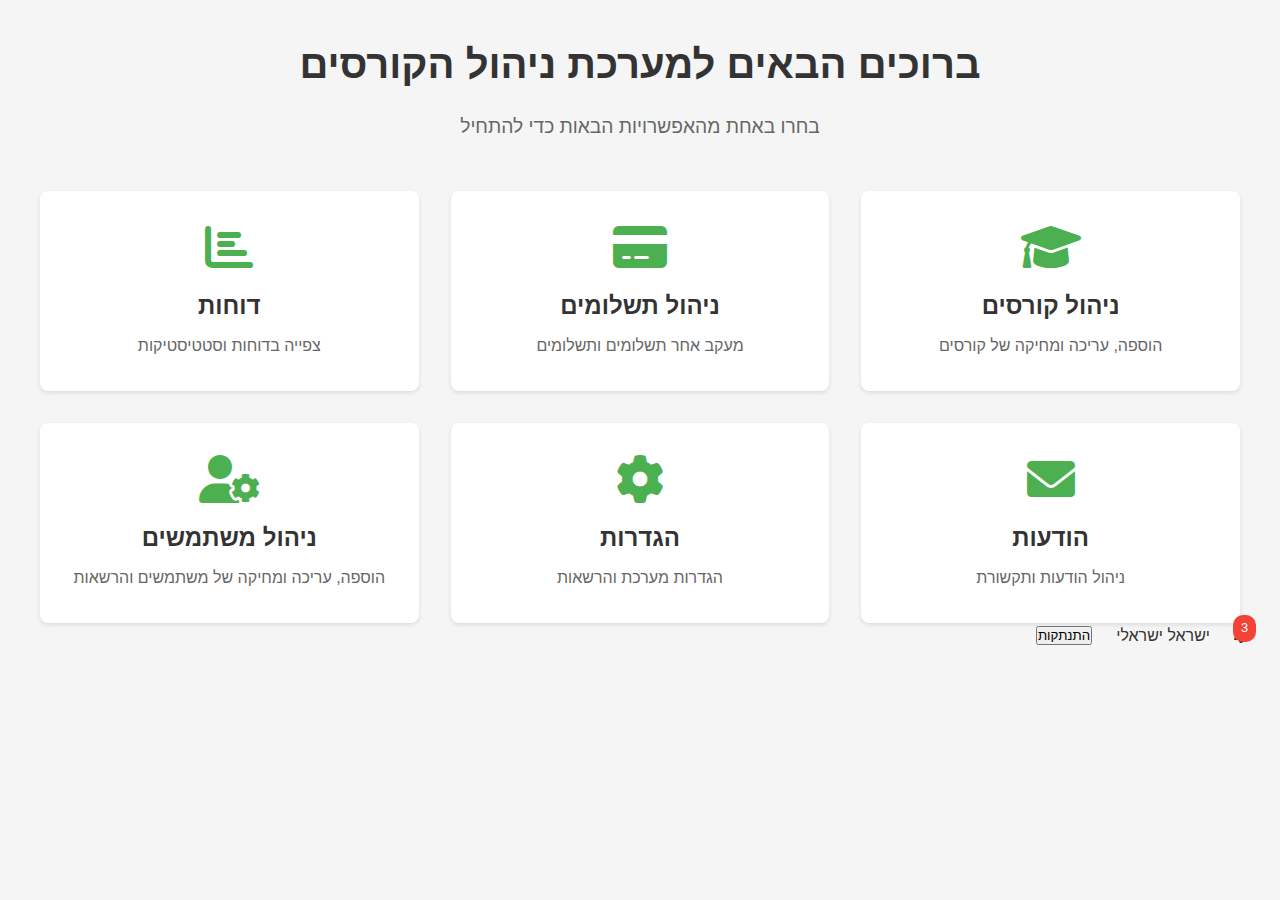
<file: index.html>
<!DOCTYPE html>
<html lang="he" dir="rtl">
<head>
    <meta charset="UTF-8">
    <meta name="viewport" content="width=device-width, initial-scale=1.0">
    <title>מערכת ניהול קורסים</title>
    <link rel="stylesheet" href="styles.css">
    <link rel="stylesheet" href="https://cdnjs.cloudflare.com/ajax/libs/font-awesome/6.0.0/css/all.min.css">
</head>
<body>
    <main class="dashboard">
        <div class="dashboard-header">
            <h1>ברוכים הבאים למערכת ניהול הקורסים</h1>
            <p>בחרו באחת מהאפשרויות הבאות כדי להתחיל</p>
        </div>

        <div class="dashboard-grid">
            <a href="courses.html" class="dashboard-card">
                <i class="fas fa-graduation-cap"></i>
                <h3>ניהול קורסים</h3>
                <p>הוספה, עריכה ומחיקה של קורסים</p>
            </a>
            <a href="payments.html" class="dashboard-card">
                <i class="fas fa-credit-card"></i>
                <h3>ניהול תשלומים</h3>
                <p>מעקב אחר תשלומים ותשלומים</p>
            </a>
            <a href="reports.html" class="dashboard-card">
                <i class="fas fa-chart-bar"></i>
                <h3>דוחות</h3>
                <p>צפייה בדוחות וסטטיסטיקות</p>
            </a>
            <a href="messages.html" class="dashboard-card">
                <i class="fas fa-envelope"></i>
                <h3>הודעות</h3>
                <p>ניהול הודעות ותקשורת</p>
            </a>
            <a href="settings.html" class="dashboard-card">
                <i class="fas fa-cog"></i>
                <h3>הגדרות</h3>
                <p>הגדרות מערכת והרשאות</p>
            </a>
            <a href="user-management.html" class="dashboard-card">
                <i class="fas fa-user-cog"></i>
                <h3>ניהול משתמשים</h3>
                <p>הוספה, עריכה ומחיקה של משתמשים והרשאות</p>
            </a>
        </div>

        <div class="user-menu">
            <div class="notifications">
                <i class="fas fa-bell"></i>
                <span class="notification-badge">3</span>
            </div>
            <div class="user-profile">
                <span>ישראל ישראלי</span>
                <button id="logoutBtn" class="btn btn-secondary" style="margin-right: 1rem;">התנתקות</button>
            </div>
        </div>
    </main>

    <script src="script.js"></script>
    <script>
    document.getElementById('logoutBtn').onclick = function() {
        localStorage.removeItem('currentUser');
        localStorage.removeItem('userRole');
        window.location.href = 'login.html';
    };
    </script>
</body>
</html>
</file>
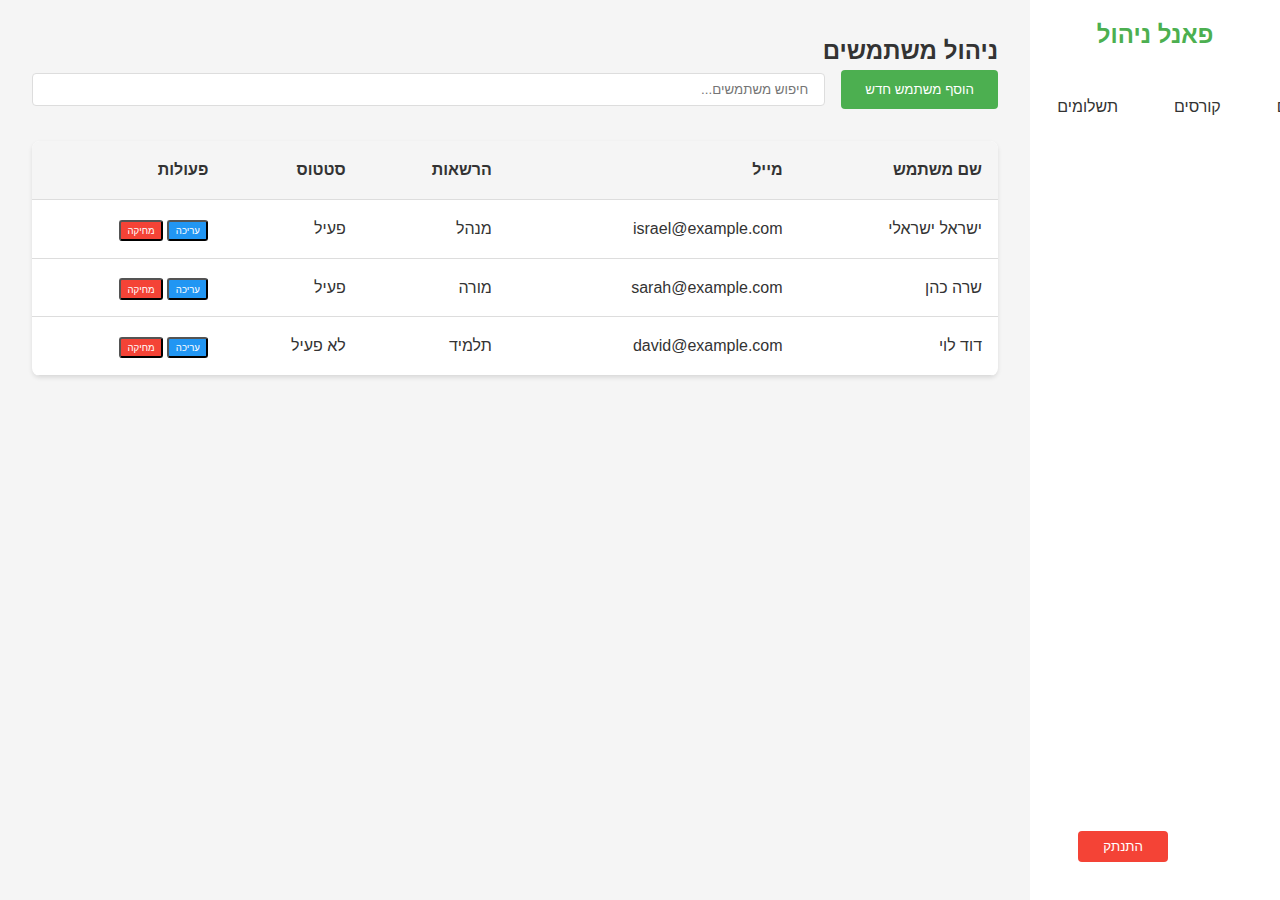
<file: admin.html>
<!DOCTYPE html>
<html lang="he" dir="rtl">
<head>
    <meta charset="UTF-8">
    <meta name="viewport" content="width=device-width, initial-scale=1.0">
    <title>ניהול אתר קורסים</title>
    <link rel="stylesheet" href="styles.css">
    <link rel="stylesheet" href="admin.css">
</head>
<body>
    <div class="admin-container">
        <nav class="admin-nav">
            <div class="logo">פאנל ניהול</div>
            <ul class="admin-menu">
                <li><a href="#" data-section="users">משתמשים</a></li>
                <li><a href="#" data-section="courses">קורסים</a></li>
                <li><a href="#" data-section="payments">תשלומים</a></li>
                <li><a href="#" data-section="reports">דוחות</a></li>
            </ul>
            <div class="admin-user">
                <span class="admin-name">מנהל מערכת</span>
                <button class="logout-btn">התנתק</button>
            </div>
        </nav>

        <main class="admin-content">
            <!-- סקשן משתמשים -->
            <section id="users" class="admin-section active">
                <h2>ניהול משתמשים</h2>
                <div class="admin-actions">
                    <button class="add-btn">הוסף משתמש חדש</button>
                    <input type="text" placeholder="חיפוש משתמשים..." class="search-input">
                </div>
                <div class="users-table">
                    <table>
                        <thead>
                            <tr>
                                <th>שם משתמש</th>
                                <th>מייל</th>
                                <th>הרשאות</th>
                                <th>סטטוס</th>
                                <th>פעולות</th>
                            </tr>
                        </thead>
                        <tbody id="users-list">
                            <!-- רשימת המשתמשים תתווסף כאן -->
                        </tbody>
                    </table>
                </div>
            </section>

            <!-- סקשן קורסים -->
            <section id="courses" class="admin-section">
                <h2>ניהול קורסים</h2>
                <div class="admin-actions">
                    <button class="add-btn">הוסף קורס חדש</button>
                    <input type="text" placeholder="חיפוש קורסים..." class="search-input">
                </div>
                <div class="courses-grid">
                    <!-- רשימת הקורסים תתווסף כאן -->
                </div>
            </section>

            <!-- סקשן תשלומים -->
            <section id="payments" class="admin-section">
                <h2>ניהול תשלומים</h2>
                <div class="payments-table">
                    <table>
                        <thead>
                            <tr>
                                <th>תאריך</th>
                                <th>משתמש</th>
                                <th>קורס</th>
                                <th>סכום</th>
                                <th>סטטוס</th>
                            </tr>
                        </thead>
                        <tbody id="payments-list">
                            <!-- רשימת התשלומים תתווסף כאן -->
                        </tbody>
                    </table>
                </div>
            </section>

            <!-- סקשן דוחות -->
            <section id="reports" class="admin-section">
                <h2>דוחות</h2>
                <div class="reports-grid">
                    <div class="report-card">
                        <h3>משתמשים חדשים</h3>
                        <div class="report-content" id="new-users-report">
                            <!-- תוכן הדוח -->
                        </div>
                    </div>
                    <div class="report-card">
                        <h3>הכנסות</h3>
                        <div class="report-content" id="revenue-report">
                            <!-- תוכן הדוח -->
                        </div>
                    </div>
                </div>
            </section>
        </main>
    </div>

    <!-- מודל הוספת משתמש -->
    <div class="modal" id="userModal">
        <div class="modal-content">
            <div class="modal-header">
                <h3 id="userModalTitle">הוספת משתמש חדש</h3>
                <button class="close-btn">&times;</button>
            </div>
            <div class="modal-body">
                <form id="userForm">
                    <div class="form-group">
                        <label for="fullName">שם מלא</label>
                        <input type="text" id="fullName" required>
                    </div>
                    <div class="form-group">
                        <label for="email">אימייל</label>
                        <input type="email" id="email" required>
                    </div>
                    <div class="form-group">
                        <label for="phone">טלפון</label>
                        <input type="tel" id="phone" required>
                    </div>
                    <div class="form-group">
                        <label for="userType">סוג משתמש</label>
                        <select id="userType" required>
                            <option value="admin">מנהל</option>
                            <option value="teacher">מורה</option>
                            <option value="student">תלמיד</option>
                        </select>
                    </div>
                    <div class="form-group">
                        <label for="password">סיסמה</label>
                        <input type="password" id="password" required>
                    </div>
                    <div class="form-group">
                        <label for="confirmPassword">אימות סיסמה</label>
                        <input type="password" id="confirmPassword" required>
                    </div>
                    <div class="form-actions">
                        <button type="submit" class="btn btn-primary">שמור</button>
                        <button type="button" class="btn btn-secondary" onclick="closeModal('userModal')">ביטול</button>
                    </div>
                </form>
            </div>
        </div>
    </div>

    <!-- מודל הוספת קורס -->
    <div class="modal" id="courseModal">
        <div class="modal-content">
            <div class="modal-header">
                <h3 id="courseModalTitle">הוספת קורס חדש</h3>
                <button class="close-btn">&times;</button>
            </div>
            <div class="modal-body">
                <form id="courseForm">
                    <div class="form-group">
                        <label for="courseName">שם הקורס</label>
                        <input type="text" id="courseName" required>
                    </div>
                    <div class="form-group">
                        <label for="courseCategory">קטגוריה</label>
                        <select id="courseCategory" required>
                            <option value="development">פיתוח</option>
                            <option value="marketing">שיווק</option>
                            <option value="management">ניהול</option>
                            <option value="design">עיצוב</option>
                        </select>
                    </div>
                    <div class="form-group">
                        <label for="courseTeacher">מורה</label>
                        <select id="courseTeacher" required>
                            <!-- יתמלא דינמית -->
                        </select>
                    </div>
                    <div class="form-group">
                        <label for="coursePrice">מחיר</label>
                        <input type="number" id="coursePrice" required min="0" step="0.01">
                    </div>
                    <div class="form-group">
                        <label for="courseDuration">משך הקורס (שעות)</label>
                        <input type="number" id="courseDuration" required min="1">
                    </div>
                    <div class="form-group">
                        <label for="courseStartDate">תאריך התחלה</label>
                        <input type="date" id="courseStartDate" required>
                    </div>
                    <div class="form-group">
                        <label for="courseStatus">סטטוס</label>
                        <select id="courseStatus" required>
                            <option value="active">פעיל</option>
                            <option value="inactive">לא פעיל</option>
                            <option value="upcoming">בקרוב</option>
                        </select>
                    </div>
                    <div class="form-group">
                        <label for="courseDescription">תיאור הקורס</label>
                        <textarea id="courseDescription" rows="4" required></textarea>
                    </div>
                    <div class="form-actions">
                        <button type="submit" class="btn btn-primary">שמור</button>
                        <button type="button" class="btn btn-secondary" onclick="closeModal('courseModal')">ביטול</button>
                    </div>
                </form>
            </div>
        </div>
    </div>

    <script src="admin.js"></script>
</body>
</html>
</file>
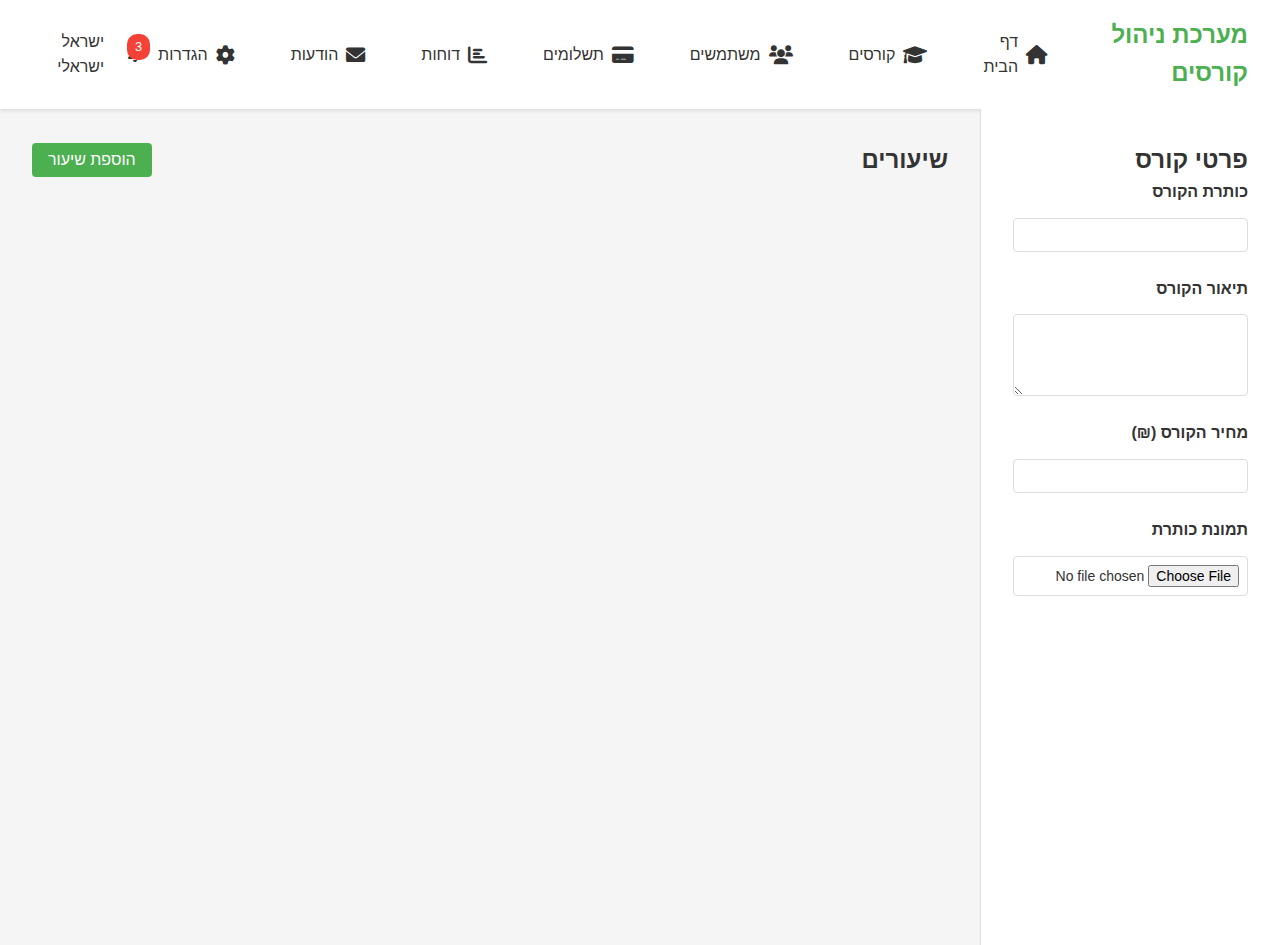
<file: course-editor.html>
<!DOCTYPE html>
<html lang="he" dir="rtl">
<head>
    <meta charset="UTF-8">
    <meta name="viewport" content="width=device-width, initial-scale=1.0">
    <title>עריכת קורס - קורסים לעסקים</title>
    <link rel="stylesheet" href="course-editor.css">
    <link rel="stylesheet" href="styles.css">
    <link rel="stylesheet" href="https://cdnjs.cloudflare.com/ajax/libs/font-awesome/6.0.0/css/all.min.css">
</head>
<body>
    <header>
        <nav class="main-nav">
            <div class="logo">מערכת ניהול קורסים</div>
            <div class="nav-links">
                <a href="index.html" class="nav-link">
                    <i class="fas fa-home"></i>
                    דף הבית
                </a>
                <a href="courses.html" class="nav-link">
                    <i class="fas fa-graduation-cap"></i>
                    קורסים
                </a>
                <a href="user-management.html" class="nav-link">
                    <i class="fas fa-users"></i>
                    משתמשים
                </a>
                <a href="payments.html" class="nav-link">
                    <i class="fas fa-credit-card"></i>
                    תשלומים
                </a>
                <a href="reports.html" class="nav-link">
                    <i class="fas fa-chart-bar"></i>
                    דוחות
                </a>
                <a href="messages.html" class="nav-link">
                    <i class="fas fa-envelope"></i>
                    הודעות
                </a>
                <a href="settings.html" class="nav-link">
                    <i class="fas fa-cog"></i>
                    הגדרות
                </a>
            </div>
            <div class="user-menu">
                <div class="notifications">
                    <i class="fas fa-bell"></i>
                    <span class="notification-badge">3</span>
                </div>
                <div class="user-profile">
                    <span>ישראל ישראלי</span>
                </div>
            </div>
        </nav>
    </header>

    <main class="editor-container">
        <aside class="editor-sidebar">
            <div class="course-info">
                <h2>פרטי קורס</h2>
                <form id="courseForm">
                    <div class="form-group">
                        <label for="courseTitle">כותרת הקורס</label>
                        <input type="text" id="courseTitle" required>
                    </div>
                    <div class="form-group">
                        <label for="courseDescription">תיאור הקורס</label>
                        <textarea id="courseDescription" rows="4" required></textarea>
                    </div>
                    <div class="form-group">
                        <label for="coursePrice">מחיר הקורס (₪)</label>
                        <input type="number" id="coursePrice" min="0" required>
                    </div>
                    <div class="form-group">
                        <label for="courseImage">תמונת כותרת</label>
                        <input type="file" id="courseImage" accept="image/*">
                    </div>
                </form>
            </div>
        </aside>

        <section class="editor-content">
            <div class="lessons-header">
                <h2>שיעורים</h2>
                <button class="btn btn-primary" id="addLessonBtn">הוספת שיעור</button>
            </div>
            <div class="lessons-list" id="lessonsList">
                <!-- שיעורים יתווספו כאן דינמית -->
            </div>
        </section>
    </main>

    <!-- תבנית לשיעור חדש -->
    <template id="lessonTemplate">
        <div class="lesson-item">
            <div class="lesson-header">
                <input type="text" class="lesson-title" placeholder="כותרת השיעור">
                <div class="lesson-actions">
                    <button class="btn btn-secondary edit-btn">עריכה</button>
                    <button class="btn btn-danger delete-btn">מחיקה</button>
                </div>
            </div>
            <div class="lesson-content">
                <div class="sections-list">
                    <!-- תוכן השיעור יתווסף כאן -->
                </div>
                <button class="btn btn-secondary add-section-btn">הוספת תוכן</button>
            </div>
        </div>
    </template>

    <!-- תבנית לתוכן שיעור -->
    <template id="sectionTemplate">
        <div class="lesson-section">
            <div class="section-header">
                <select class="section-type">
                    <option value="text">טקסט</option>
                    <option value="video">וידאו</option>
                    <option value="quiz">שאלות</option>
                    <option value="file">קובץ</option>
                </select>
                <button class="btn btn-danger delete-section-btn">מחיקה</button>
            </div>
            <div class="section-content">
                <!-- תוכן השיעור יתווסף כאן בהתאם לסוג -->
            </div>
        </div>
    </template>

    <script src="course-editor.js"></script>
</body>
</html>
</file>
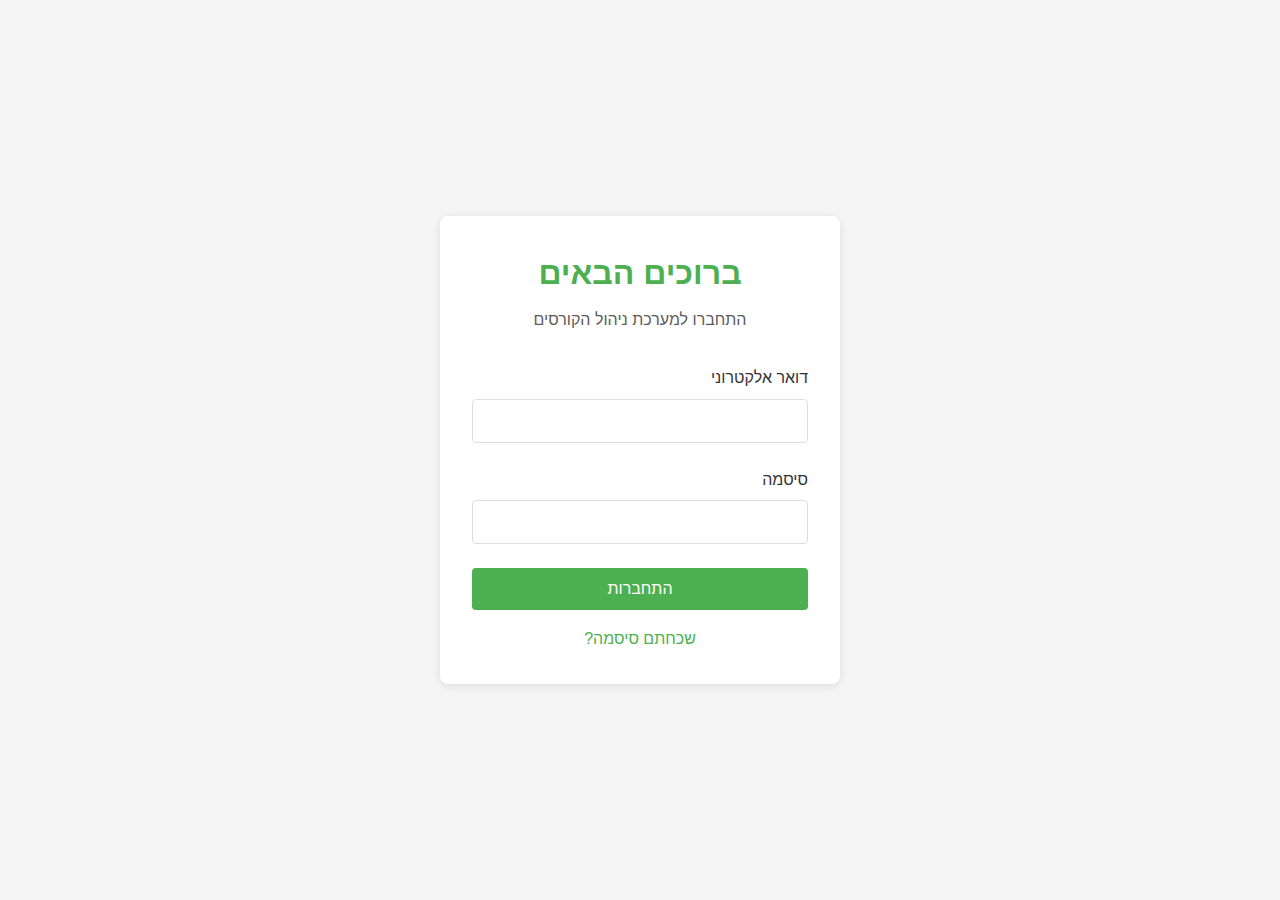
<file: login.html>
<!DOCTYPE html>
<html lang="he" dir="rtl">
<head>
    <meta charset="UTF-8">
    <meta name="viewport" content="width=device-width, initial-scale=1.0">
    <title>התחברות - מערכת ניהול קורסים</title>
    <link rel="stylesheet" href="login.css">
    <link rel="stylesheet" href="https://cdnjs.cloudflare.com/ajax/libs/font-awesome/6.0.0/css/all.min.css">
    <style>
        .login-container {
            min-height: 100vh;
            display: flex;
            justify-content: center;
            align-items: center;
            background-color: var(--background-color);
        }

        .login-card {
            background-color: white;
            padding: 2rem;
            border-radius: 8px;
            box-shadow: 0 2px 10px rgba(0,0,0,0.1);
            width: 100%;
            max-width: 400px;
        }

        .login-header {
            text-align: center;
            margin-bottom: 2rem;
        }

        .login-header h1 {
            color: var(--primary-color);
            margin-bottom: 0.5rem;
        }

        .login-form {
            display: flex;
            flex-direction: column;
            gap: 1.5rem;
        }

        .form-group {
            display: flex;
            flex-direction: column;
            gap: 0.5rem;
        }

        .form-group label {
            font-weight: 500;
        }

        .form-group input {
            padding: 0.75rem;
            border: 1px solid var(--border-color);
            border-radius: 4px;
            font-size: 1rem;
        }

        .login-btn {
            background-color: var(--primary-color);
            color: white;
            padding: 0.75rem;
            border: none;
            border-radius: 4px;
            font-size: 1rem;
            cursor: pointer;
            transition: background-color 0.3s ease;
        }

        .login-btn:hover {
            background-color: #45a049;
        }

        .forgot-password {
            text-align: center;
            margin-top: 1rem;
        }

        .forgot-password a {
            color: var(--primary-color);
            text-decoration: none;
        }

        .forgot-password a:hover {
            text-decoration: underline;
        }
    </style>
</head>
<body>
    <div class="login-container">
        <div class="login-card">
            <div class="login-header">
                <h1>ברוכים הבאים</h1>
                <p>התחברו למערכת ניהול הקורסים</p>
            </div>
            <form class="login-form" id="loginForm">
                <div class="form-group">
                    <label for="email">דואר אלקטרוני</label>
                    <input type="email" id="email" required>
                </div>
                <div class="form-group">
                    <label for="password">סיסמה</label>
                    <input type="password" id="password" required>
                </div>
                <button type="submit" class="login-btn">התחברות</button>
            </form>
            <div class="forgot-password">
                <a href="#">שכחתם סיסמה?</a>
            </div>
        </div>
    </div>

    <script src="login.js"></script>
</body>
</html>
</file>
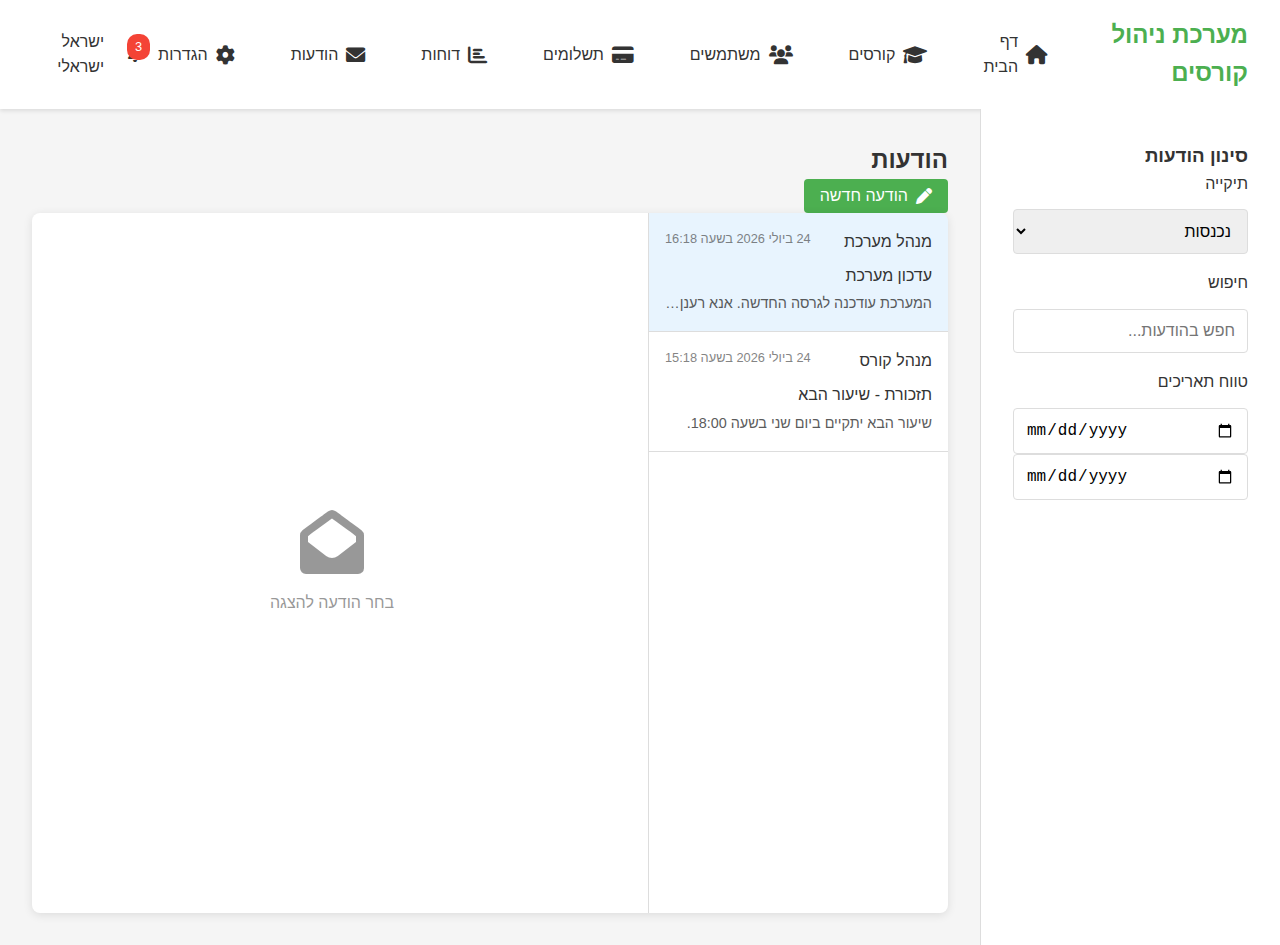
<file: messages.html>
<!DOCTYPE html>
<html lang="he" dir="rtl">
<head>
    <meta charset="UTF-8">
    <meta name="viewport" content="width=device-width, initial-scale=1.0">
    <title>הודעות - מערכת ניהול קורסים</title>
    <link rel="stylesheet" href="styles.css">
    <link rel="stylesheet" href="messages.css">
    <link rel="stylesheet" href="https://cdnjs.cloudflare.com/ajax/libs/font-awesome/6.0.0/css/all.min.css">
</head>
<body>
    <header>
        <nav class="main-nav">
            <div class="logo">מערכת ניהול קורסים</div>
            <div class="nav-links">
                <a href="index.html" class="nav-link">
                    <i class="fas fa-home"></i>
                    דף הבית
                </a>
                <a href="courses.html" class="nav-link">
                    <i class="fas fa-graduation-cap"></i>
                    קורסים
                </a>
                <a href="user-management.html" class="nav-link">
                    <i class="fas fa-users"></i>
                    משתמשים
                </a>
                <a href="payments.html" class="nav-link">
                    <i class="fas fa-credit-card"></i>
                    תשלומים
                </a>
                <a href="reports.html" class="nav-link">
                    <i class="fas fa-chart-bar"></i>
                    דוחות
                </a>
                <a href="messages.html" class="nav-link">
                    <i class="fas fa-envelope"></i>
                    הודעות
                </a>
                <a href="settings.html" class="nav-link">
                    <i class="fas fa-cog"></i>
                    הגדרות
                </a>
            </div>
            <div class="user-menu">
                <div class="notifications">
                    <i class="fas fa-bell"></i>
                    <span class="notification-badge">3</span>
                </div>
                <div class="user-profile">
                    <span>ישראל ישראלי</span>
                </div>
            </div>
        </nav>
    </header>

    <div class="admin-container">
        <div class="admin-sidebar">
            <div class="sidebar-section">
                <h3>סינון הודעות</h3>
                <div class="form-group">
                    <label for="folder">תיקייה</label>
                    <select id="folder">
                        <option value="inbox">נכנסות</option>
                        <option value="sent">נשלחו</option>
                        <option value="draft">טיוטות</option>
                        <option value="trash">אשפה</option>
                    </select>
                </div>
                <div class="form-group">
                    <label for="search">חיפוש</label>
                    <input type="text" id="search" placeholder="חפש בהודעות...">
                </div>
                <div class="form-group">
                    <label for="date-range">טווח תאריכים</label>
                    <div class="date-inputs">
                        <input type="date" id="start-date">
                        <input type="date" id="end-date">
                    </div>
                </div>
            </div>
        </div>

        <div class="admin-content">
            <div class="content-header">
                <h2>הודעות</h2>
                <div class="header-actions">
                    <button class="btn btn-primary" onclick="composeMessage()">
                        <i class="fas fa-pen"></i>
                        הודעה חדשה
                    </button>
                </div>
            </div>

            <div class="messages-container">
                <div class="messages-list">
                    <!-- הודעות יוצגו כאן באופן דינמי -->
                </div>
                <div class="message-content">
                    <div class="message-placeholder">
                        <i class="fas fa-envelope-open"></i>
                        <p>בחר הודעה להצגה</p>
                    </div>
                </div>
            </div>
        </div>
    </div>

    <!-- מודל כתיבת הודעה -->
    <div class="modal" id="composeModal">
        <div class="modal-content">
            <div class="modal-header">
                <h3>הודעה חדשה</h3>
                <button class="close-btn" onclick="closeComposeModal()">&times;</button>
            </div>
            <form id="composeForm">
                <div class="form-group">
                    <label for="recipient">נמען</label>
                    <select id="recipient" required>
                        <option value="">בחר נמען...</option>
                        <!-- נמענים יתווספו כאן באופן דינמי -->
                    </select>
                </div>
                <div class="form-group">
                    <label for="subject">נושא</label>
                    <input type="text" id="subject" required>
                </div>
                <div class="form-group">
                    <label for="message">תוכן ההודעה</label>
                    <textarea id="message" rows="10" required></textarea>
                </div>
                <div class="form-actions">
                    <button type="button" class="btn btn-secondary" onclick="saveDraft()">
                        <i class="fas fa-save"></i>
                        שמור כטיוטה
                    </button>
                    <button type="submit" class="btn btn-primary">
                        <i class="fas fa-paper-plane"></i>
                        שליחה
                    </button>
                </div>
            </form>
        </div>
    </div>

    <script src="messages.js"></script>
</body>
</html>
</file>
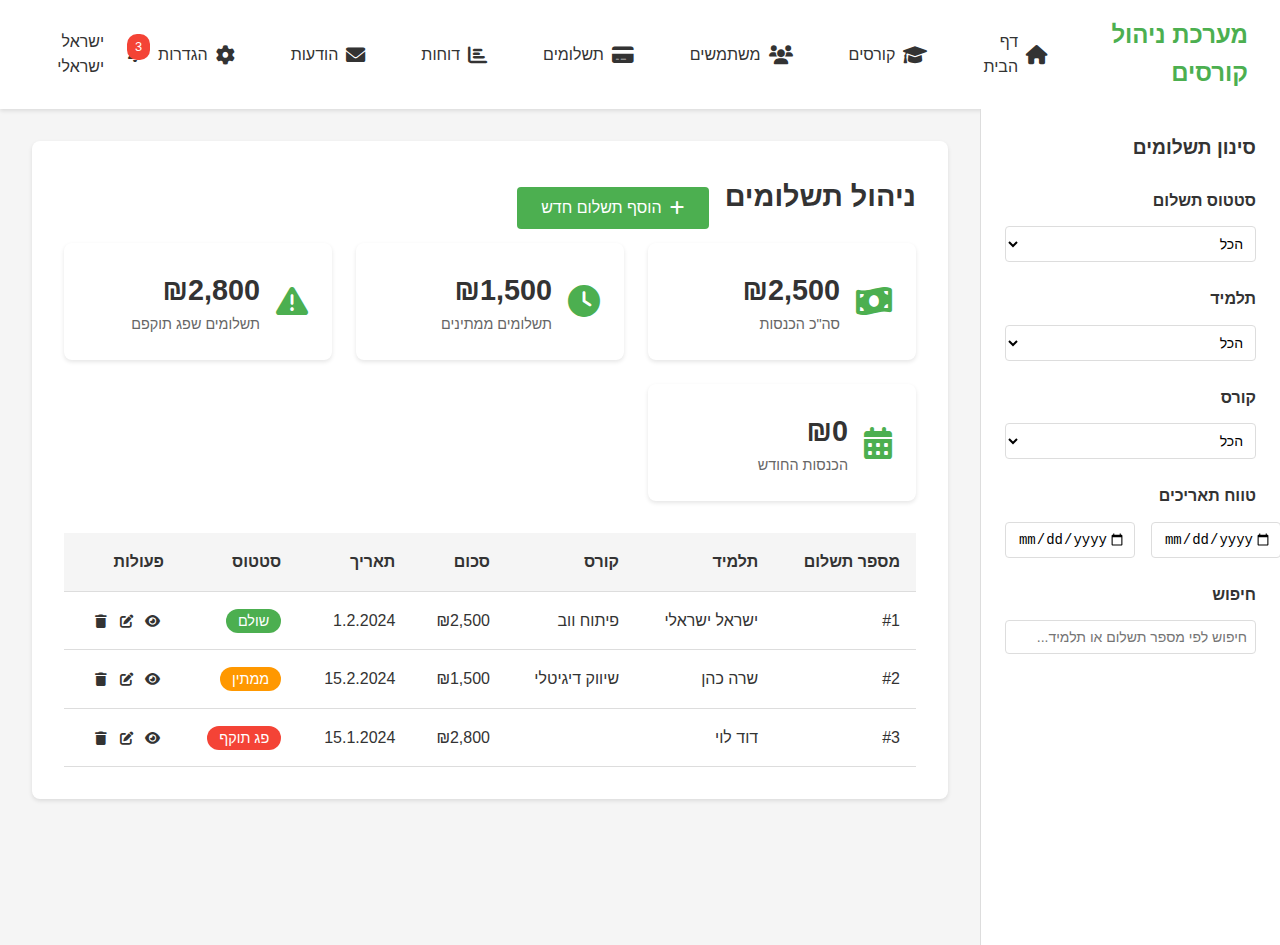
<file: payments.html>
<!DOCTYPE html>
<html lang="he" dir="rtl">
<head>
    <meta charset="UTF-8">
    <meta name="viewport" content="width=device-width, initial-scale=1.0">
    <title>ניהול תשלומים - קורסים לעסקים</title>
    <link rel="stylesheet" href="payments.css">
    <link rel="stylesheet" href="styles.css">
    <link rel="stylesheet" href="https://cdnjs.cloudflare.com/ajax/libs/font-awesome/6.0.0/css/all.min.css">
</head>
<body>
    <header>
        <nav class="main-nav">
            <div class="logo">מערכת ניהול קורסים</div>
            <div class="nav-links">
                <a href="index.html" class="nav-link">
                    <i class="fas fa-home"></i>
                    דף הבית
                </a>
                <a href="courses.html" class="nav-link">
                    <i class="fas fa-graduation-cap"></i>
                    קורסים
                </a>
                <a href="user-management.html" class="nav-link">
                    <i class="fas fa-users"></i>
                    משתמשים
                </a>
                <a href="payments.html" class="nav-link">
                    <i class="fas fa-credit-card"></i>
                    תשלומים
                </a>
                <a href="reports.html" class="nav-link">
                    <i class="fas fa-chart-bar"></i>
                    דוחות
                </a>
                <a href="messages.html" class="nav-link">
                    <i class="fas fa-envelope"></i>
                    הודעות
                </a>
                <a href="settings.html" class="nav-link">
                    <i class="fas fa-cog"></i>
                    הגדרות
                </a>
            </div>
            <div class="user-menu">
                <div class="notifications">
                    <i class="fas fa-bell"></i>
                    <span class="notification-badge">3</span>
                </div>
                <div class="user-profile">
                    <span>ישראל ישראלי</span>
                </div>
            </div>
        </nav>
    </header>

    <main class="admin-container">
        <aside class="admin-sidebar">
            <div class="filter-section">
                <h3>סינון תשלומים</h3>
                <div class="form-group">
                    <label for="statusFilter">סטטוס תשלום</label>
                    <select id="statusFilter">
                        <option value="all">הכל</option>
                        <option value="paid">שולם</option>
                        <option value="pending">ממתין</option>
                        <option value="overdue">פג תוקף</option>
                    </select>
                </div>
                <div class="form-group">
                    <label for="studentFilter">תלמיד</label>
                    <select id="studentFilter">
                        <option value="all">הכל</option>
                        <!-- יתמלא דינמית -->
                    </select>
                </div>
                <div class="form-group">
                    <label for="courseFilter">קורס</label>
                    <select id="courseFilter">
                        <option value="all">הכל</option>
                        <!-- יתמלא דינמית -->
                    </select>
                </div>
                <div class="form-group">
                    <label for="dateRange">טווח תאריכים</label>
                    <div class="date-range">
                        <input type="date" id="startDate">
                        <input type="date" id="endDate">
                    </div>
                </div>
                <div class="form-group">
                    <label for="searchPayment">חיפוש</label>
                    <input type="text" id="searchPayment" placeholder="חיפוש לפי מספר תשלום או תלמיד...">
                </div>
            </div>
        </aside>

        <section class="admin-content">
            <div class="payments-container">
                <div class="payments-header">
                    <div style="display: flex; align-items: center; gap: 1rem;">
                        <h2>ניהול תשלומים</h2>
                        <button class="btn btn-primary" id="addPaymentBtn" type="button">
                            <i class="fas fa-plus"></i>
                            הוסף תשלום חדש
                        </button>
                    </div>
                    <div class="payments-stats">
                        <div class="stat-card">
                            <i class="fas fa-money-bill-wave"></i>
                            <div class="stat-info">
                                <span class="stat-value" id="totalIncome">₪0</span>
                                <span class="stat-label">סה"כ הכנסות</span>
                            </div>
                        </div>
                        <div class="stat-card">
                            <i class="fas fa-clock"></i>
                            <div class="stat-info">
                                <span class="stat-value" id="pendingAmount">₪0</span>
                                <span class="stat-label">תשלומים ממתינים</span>
                            </div>
                        </div>
                        <div class="stat-card">
                            <i class="fas fa-exclamation-triangle"></i>
                            <div class="stat-info">
                                <span class="stat-value" id="overdueAmount">₪0</span>
                                <span class="stat-label">תשלומים שפג תוקפם</span>
                            </div>
                        </div>
                        <div class="stat-card">
                            <i class="fas fa-calendar-alt"></i>
                            <div class="stat-info">
                                <span class="stat-value" id="monthlyIncome">₪0</span>
                                <span class="stat-label">הכנסות החודש</span>
                            </div>
                        </div>
                    </div>
                </div>

                <div class="payments-table-container">
                    <table class="payments-table">
                        <thead>
                            <tr>
                                <th>מספר תשלום</th>
                                <th>תלמיד</th>
                                <th>קורס</th>
                                <th>סכום</th>
                                <th>תאריך</th>
                                <th>סטטוס</th>
                                <th>פעולות</th>
                            </tr>
                        </thead>
                        <tbody id="paymentsTableBody">
                            <!-- הנתונים יוכנסו דינמית -->
                        </tbody>
                    </table>
                </div>
            </div>
        </section>
    </main>

    <!-- מודל הוספה/עריכת תשלום -->
    <div class="modal" id="paymentModal">
        <div class="modal-content">
            <div class="modal-header">
                <h3 id="modalTitle">הוספת תשלום</h3>
                <button class="close-btn">&times;</button>
            </div>
            <div class="modal-body">
                <form id="paymentForm">
                    <div class="form-group">
                        <label for="studentSelect">תלמיד</label>
                        <select id="studentSelect">
                            <!-- יתמלא דינמית -->
                        </select>
                        <input type="text" id="studentName" placeholder="או כתוב שם תלמיד חופשי" style="margin-top:4px;" />
                    </div>
                    <div class="form-group">
                        <label for="courseSelect">קורס</label>
                        <select id="courseSelect" multiple required>
                            <!-- יתמלא דינמית -->
                        </select>
                        <small style="font-size:0.8em;color:#888;">ניתן לבחור יותר מקורס אחד (Ctrl/Command + קליק)</small>
                    </div>
                    <div class="form-group">
                        <label for="amount">סכום</label>
                        <input type="number" id="amount" required min="0" step="0.01">
                    </div>
                    <div class="form-group">
                        <label for="paymentDate">תאריך תשלום</label>
                        <input type="date" id="paymentDate" required>
                    </div>
                    <div class="form-group">
                        <label for="paymentStatusSelect">סטטוס</label>
                        <select id="paymentStatusSelect" required>
                            <option value="paid">שולם</option>
                            <option value="pending">ממתין</option>
                            <option value="overdue">פג תוקף</option>
                        </select>
                    </div>
                    <div class="form-group">
                        <label for="paymentMethod">אמצעי תשלום</label>
                        <select id="paymentMethod" required onchange="toggleCreditFields()">
                            <option value="cash">מזומן</option>
                            <option value="credit">כרטיס אשראי</option>
                            <option value="transfer">העברה בנקאית</option>
                        </select>
                    </div>
                    <div id="creditFields" style="display:none; margin-bottom: 1rem;">
                        <div class="form-group">
                            <label for="cardNumber">מספר כרטיס</label>
                            <input type="text" id="cardNumber" maxlength="19" pattern="[0-9]{13,19}">
                        </div>
                        <div class="form-group">
                            <label for="cardHolder">שם בעל הכרטיס</label>
                            <input type="text" id="cardHolder">
                        </div>
                        <div class="form-group">
                            <label for="cardId">ת.ז. בעל הכרטיס</label>
                            <input type="text" id="cardId" maxlength="9" pattern="[0-9]{5,9}">
                        </div>
                        <div class="form-group">
                            <label for="cardExpiry">תוקף</label>
                            <input type="text" id="cardExpiry" placeholder="MM/YY" maxlength="5">
                        </div>
                        <div class="form-group">
                            <label for="cardCvv">CVV</label>
                            <input type="text" id="cardCvv" maxlength="4" pattern="[0-9]{3,4}">
                        </div>
                    </div>
                    <div class="form-group">
                        <label for="notes">הערות</label>
                        <textarea id="notes" rows="3"></textarea>
                    </div>
                    <div class="form-actions">
                        <button type="submit" class="btn btn-primary">שמור</button>
                        <button type="button" class="btn btn-secondary" onclick="closeModal('paymentModal')">ביטול</button>
                    </div>
                </form>
            </div>
        </div>
    </div>

    <!-- מודל פרטי תשלום -->
    <div class="modal" id="paymentDetailsModal">
        <div class="modal-content">
            <div class="modal-header">
                <h3>פרטי תשלום</h3>
                <button class="close-btn">&times;</button>
            </div>
            <div class="modal-body">
                <div class="payment-details">
                    <div class="detail-item">
                        <span class="label">מספר תשלום:</span>
                        <span id="detailPaymentNumber"></span>
                    </div>
                    <div class="detail-item">
                        <span class="label">תלמיד:</span>
                        <span id="detailStudent"></span>
                    </div>
                    <div class="detail-item">
                        <span class="label">קורס:</span>
                        <span id="detailCourse"></span>
                    </div>
                    <div class="detail-item">
                        <span class="label">סכום:</span>
                        <span id="detailAmount"></span>
                    </div>
                    <div class="detail-item">
                        <span class="label">תאריך:</span>
                        <span id="detailDate"></span>
                    </div>
                    <div class="detail-item">
                        <span class="label">סטטוס:</span>
                        <span id="detailStatus"></span>
                    </div>
                    <div class="detail-item">
                        <span class="label">אמצעי תשלום:</span>
                        <span id="detailPaymentMethod"></span>
                    </div>
                    <div class="detail-item">
                        <span class="label">הערות:</span>
                        <span id="detailNotes"></span>
                    </div>
                </div>
            </div>
        </div>
    </div>

    <script src="payments.js"></script>
    <script>
    // פותח את המודל להוספת תשלום
    document.getElementById('addPaymentBtn').onclick = function() {
        document.getElementById('paymentModal').classList.add('active');
    };
    // סגירת המודל בכפתור X
    document.querySelectorAll('.close-btn').forEach(btn => {
        btn.onclick = function() {
            btn.closest('.modal').classList.remove('active');
        };
    });
    // הצגת שדות אשראי רק אם נבחר כרטיס אשראי
    function toggleCreditFields() {
        var method = document.getElementById('paymentMethod').value;
        document.getElementById('creditFields').style.display = (method === 'credit') ? 'block' : 'none';
    }
    // הפעלת הפונקציה גם בטעינה ראשונית
    document.addEventListener('DOMContentLoaded', toggleCreditFields);
    </script>
</body>
</html>
</file>
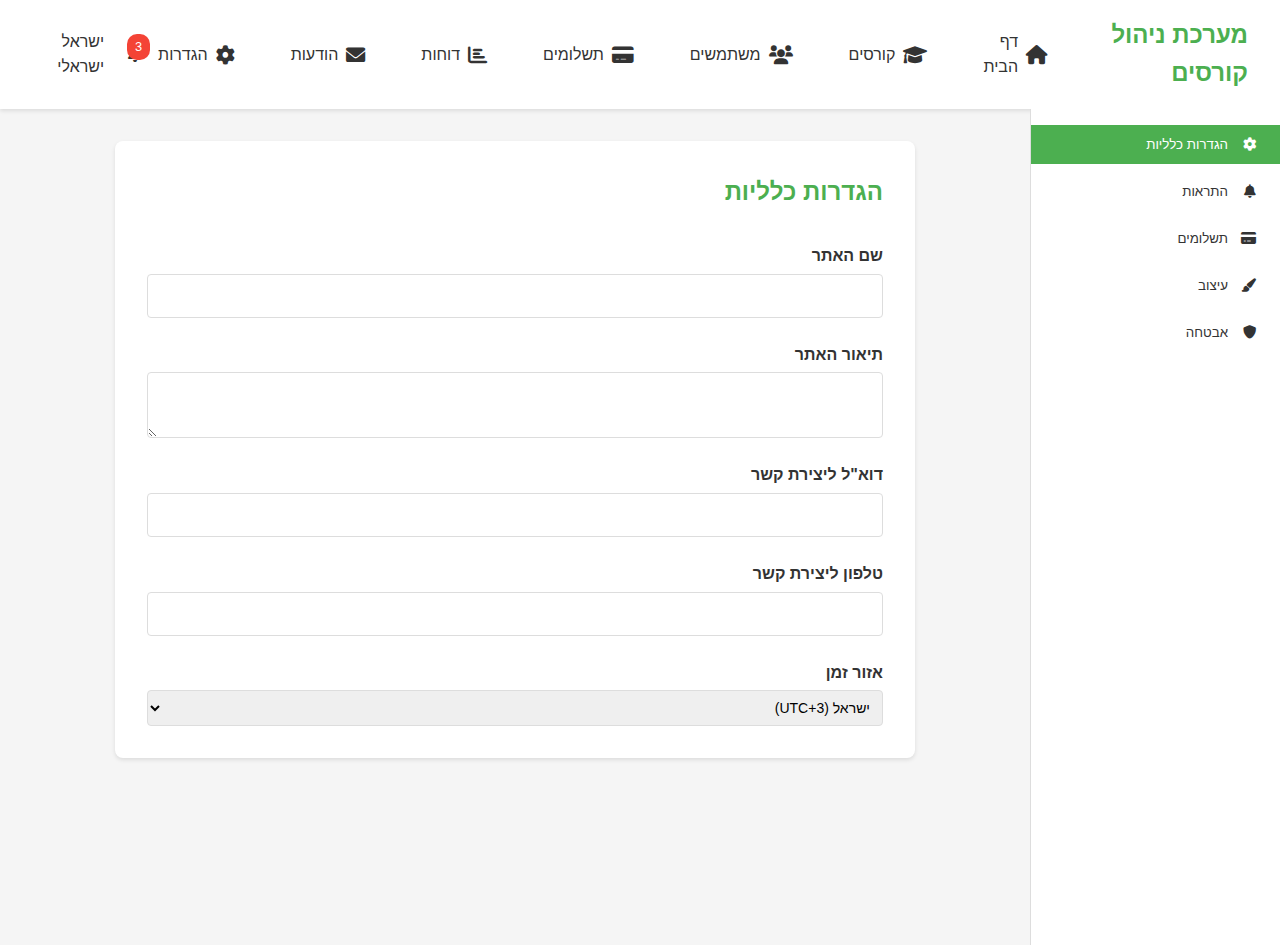
<file: settings.html>
<!DOCTYPE html>
<html lang="he" dir="rtl">
<head>
    <meta charset="UTF-8">
    <meta name="viewport" content="width=device-width, initial-scale=1.0">
    <title>הגדרות מערכת - קורסים לעסקים</title>
    <link rel="stylesheet" href="settings.css">
    <link rel="stylesheet" href="styles.css">
    <link rel="stylesheet" href="https://cdnjs.cloudflare.com/ajax/libs/font-awesome/6.0.0/css/all.min.css">
</head>
<body>
    <header>
        <nav class="main-nav">
            <div class="logo">מערכת ניהול קורסים</div>
            <div class="nav-links">
                <a href="index.html" class="nav-link">
                    <i class="fas fa-home"></i>
                    דף הבית
                </a>
                <a href="courses.html" class="nav-link">
                    <i class="fas fa-graduation-cap"></i>
                    קורסים
                </a>
                <a href="user-management.html" class="nav-link">
                    <i class="fas fa-users"></i>
                    משתמשים
                </a>
                <a href="payments.html" class="nav-link">
                    <i class="fas fa-credit-card"></i>
                    תשלומים
                </a>
                <a href="reports.html" class="nav-link">
                    <i class="fas fa-chart-bar"></i>
                    דוחות
                </a>
                <a href="messages.html" class="nav-link">
                    <i class="fas fa-envelope"></i>
                    הודעות
                </a>
                <a href="settings.html" class="nav-link">
                    <i class="fas fa-cog"></i>
                    הגדרות
                </a>
            </div>
            <div class="user-menu">
                <div class="notifications">
                    <i class="fas fa-bell"></i>
                    <span class="notification-badge">3</span>
                </div>
                <div class="user-profile">
                    <span>ישראל ישראלי</span>
                </div>
            </div>
        </nav>
    </header>

    <main class="admin-container">
        <aside class="admin-sidebar">
            <div class="settings-nav">
                <button class="nav-item active" data-section="general">
                    <i class="fas fa-cog"></i>
                    הגדרות כלליות
                </button>
                <button class="nav-item" data-section="notifications">
                    <i class="fas fa-bell"></i>
                    התראות
                </button>
                <button class="nav-item" data-section="payments">
                    <i class="fas fa-credit-card"></i>
                    תשלומים
                </button>
                <button class="nav-item" data-section="appearance">
                    <i class="fas fa-paint-brush"></i>
                    עיצוב
                </button>
                <button class="nav-item" data-section="security">
                    <i class="fas fa-shield-alt"></i>
                    אבטחה
                </button>
            </div>
        </aside>

        <section class="admin-content">
            <div class="settings-container">
                <!-- הגדרות כלליות -->
                <div class="settings-section active" id="general">
                    <h2>הגדרות כלליות</h2>
                    <form class="settings-form">
                        <div class="form-group">
                            <label for="siteName">שם האתר</label>
                            <input type="text" id="siteName" name="siteName" required>
                        </div>
                        <div class="form-group">
                            <label for="siteDescription">תיאור האתר</label>
                            <textarea id="siteDescription" name="siteDescription" rows="3"></textarea>
                        </div>
                        <div class="form-group">
                            <label for="contactEmail">דוא"ל ליצירת קשר</label>
                            <input type="email" id="contactEmail" name="contactEmail" required>
                        </div>
                        <div class="form-group">
                            <label for="contactPhone">טלפון ליצירת קשר</label>
                            <input type="tel" id="contactPhone" name="contactPhone" required>
                        </div>
                        <div class="form-group">
                            <label for="timezone">אזור זמן</label>
                            <select id="timezone" name="timezone" required>
                                <option value="Asia/Jerusalem">ישראל (UTC+3)</option>
                                <option value="UTC">UTC</option>
                            </select>
                        </div>
                    </form>
                </div>

                <!-- הגדרות התראות -->
                <div class="settings-section" id="notifications">
                    <h2>הגדרות התראות</h2>
                    <form class="settings-form">
                        <div class="form-group">
                            <label>התראות דוא"ל</label>
                            <div class="checkbox-group">
                                <label class="checkbox-label">
                                    <input type="checkbox" name="emailNotifications" value="newStudent">
                                    הרשמת תלמיד חדש
                                </label>
                                <label class="checkbox-label">
                                    <input type="checkbox" name="emailNotifications" value="paymentReceived">
                                    קבלת תשלום
                                </label>
                                <label class="checkbox-label">
                                    <input type="checkbox" name="emailNotifications" value="courseStart">
                                    התחלת קורס
                                </label>
                                <label class="checkbox-label">
                                    <input type="checkbox" name="emailNotifications" value="courseEnd">
                                    סיום קורס
                                </label>
                            </div>
                        </div>
                        <div class="form-group">
                            <label>התראות מערכת</label>
                            <div class="checkbox-group">
                                <label class="checkbox-label">
                                    <input type="checkbox" name="systemNotifications" value="lowBalance">
                                    יתרה נמוכה
                                </label>
                                <label class="checkbox-label">
                                    <input type="checkbox" name="systemNotifications" value="failedPayment">
                                    תשלום נכשל
                                </label>
                                <label class="checkbox-label">
                                    <input type="checkbox" name="systemNotifications" value="systemUpdate">
                                    עדכון מערכת
                                </label>
                            </div>
                        </div>
                    </form>
                </div>

                <!-- הגדרות תשלומים -->
                <div class="settings-section" id="payments">
                    <h2>הגדרות תשלומים</h2>
                    <form class="settings-form">
                        <div class="form-group">
                            <label for="currency">מטבע</label>
                            <select id="currency" name="currency" required>
                                <option value="ILS">שקל (₪)</option>
                                <option value="USD">דולר ($)</option>
                                <option value="EUR">אירו (€)</option>
                            </select>
                        </div>
                        <div class="form-group">
                            <label>אמצעי תשלום</label>
                            <div class="checkbox-group">
                                <label class="checkbox-label">
                                    <input type="checkbox" name="paymentMethods" value="credit">
                                    כרטיס אשראי
                                </label>
                                <label class="checkbox-label">
                                    <input type="checkbox" name="paymentMethods" value="transfer">
                                    העברה בנקאית
                                </label>
                                <label class="checkbox-label">
                                    <input type="checkbox" name="paymentMethods" value="cash">
                                    מזומן
                                </label>
                            </div>
                        </div>
                        <div class="form-group">
                            <label for="taxRate">אחוז מע"מ</label>
                            <input type="number" id="taxRate" name="taxRate" min="0" max="100" step="0.1" required>
                        </div>
                        <div class="form-group">
                            <label for="paymentTerms">תנאי תשלום</label>
                            <textarea id="paymentTerms" name="paymentTerms" rows="4"></textarea>
                        </div>
                    </form>
                </div>

                <!-- הגדרות עיצוב -->
                <div class="settings-section" id="appearance">
                    <h2>הגדרות עיצוב</h2>
                    <form class="settings-form">
                        <div class="form-group">
                            <label for="primaryColor">צבע ראשי</label>
                            <input type="color" id="primaryColor" name="primaryColor" value="#4CAF50">
                        </div>
                        <div class="form-group">
                            <label for="secondaryColor">צבע משני</label>
                            <input type="color" id="secondaryColor" name="secondaryColor" value="#2196F3">
                        </div>
                        <div class="form-group">
                            <label for="fontFamily">גופן</label>
                            <select id="fontFamily" name="fontFamily" required>
                                <option value="Segoe UI">Segoe UI</option>
                                <option value="Arial">Arial</option>
                                <option value="Helvetica">Helvetica</option>
                            </select>
                        </div>
                        <div class="form-group">
                            <label for="logo">לוגו</label>
                            <input type="file" id="logo" name="logo" accept="image/*">
                        </div>
                        <div class="form-group">
                            <label for="favicon">אייקון</label>
                            <input type="file" id="favicon" name="favicon" accept="image/*">
                        </div>
                    </form>
                </div>

                <!-- הגדרות אבטחה -->
                <div class="settings-section" id="security">
                    <h2>הגדרות אבטחה</h2>
                    <form class="settings-form">
                        <div class="form-group">
                            <label for="sessionTimeout">זמן התנתקות אוטומטי (דקות)</label>
                            <input type="number" id="sessionTimeout" name="sessionTimeout" min="5" max="120" required>
                        </div>
                        <div class="form-group">
                            <label>הגבלות סיסמה</label>
                            <div class="checkbox-group">
                                <label class="checkbox-label">
                                    <input type="checkbox" name="passwordRestrictions" value="uppercase">
                                    אותיות גדולות
                                </label>
                                <label class="checkbox-label">
                                    <input type="checkbox" name="passwordRestrictions" value="numbers">
                                    מספרים
                                </label>
                                <label class="checkbox-label">
                                    <input type="checkbox" name="passwordRestrictions" value="special">
                                    תווים מיוחדים
                                </label>
                            </div>
                        </div>
                        <div class="form-group">
                            <label for="minPasswordLength">אורך סיסמה מינימלי</label>
                            <input type="number" id="minPasswordLength" name="minPasswordLength" min="6" max="20" required>
                        </div>
                        <div class="form-group">
                            <label for="maxLoginAttempts">מספר ניסיונות התחברות מקסימלי</label>
                            <input type="number" id="maxLoginAttempts" name="maxLoginAttempts" min="3" max="10" required>
                        </div>
                    </form>
                </div>
            </div>
        </section>
    </main>

    <script src="settings.js"></script>
</body>
</html>
</file>
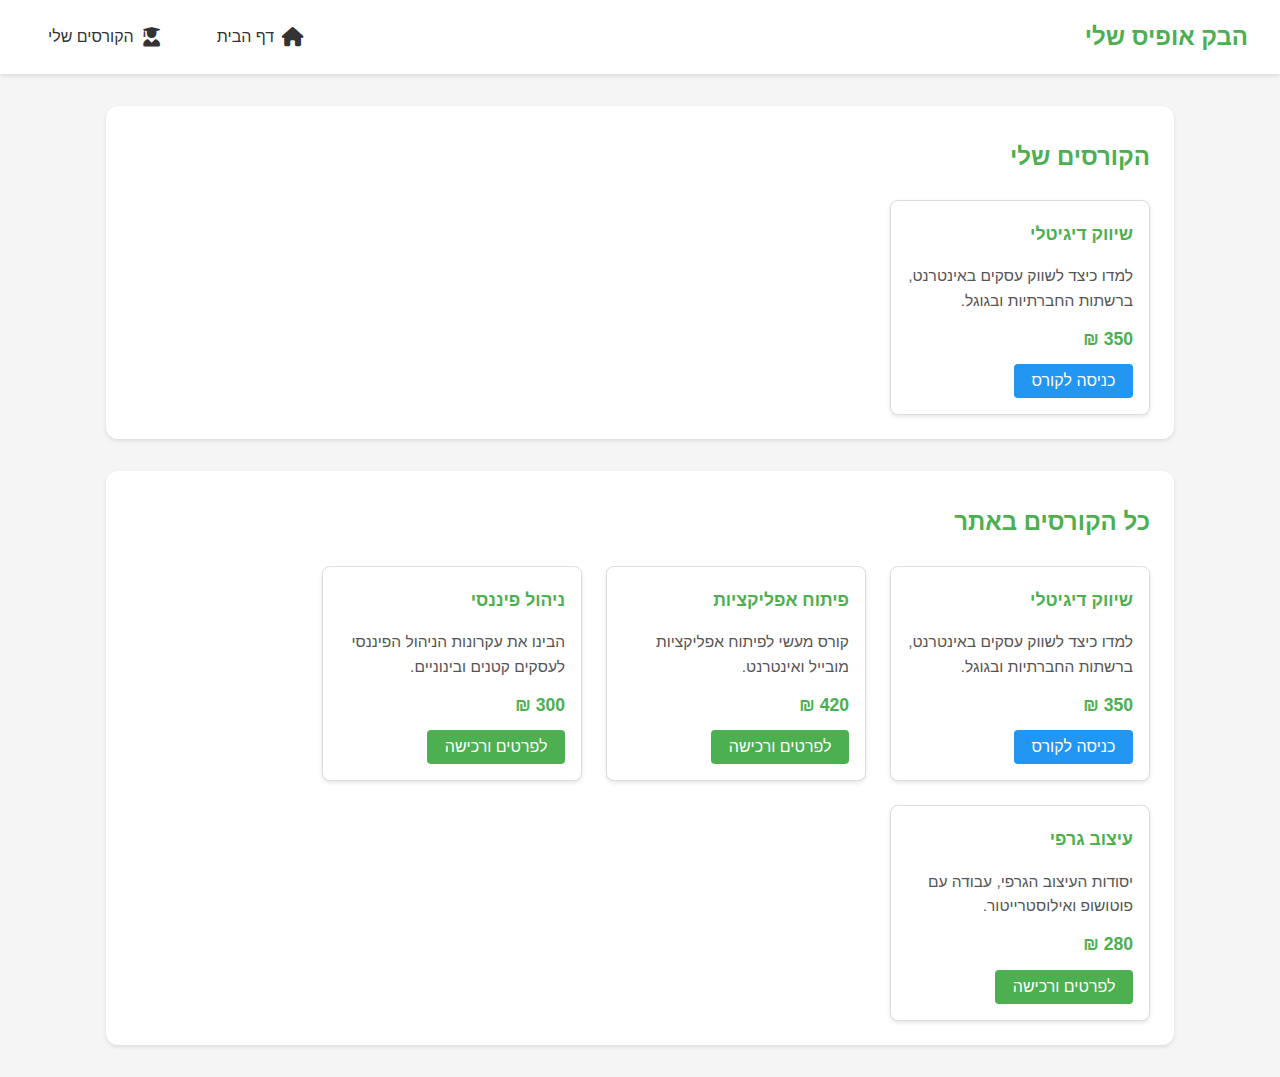
<file: student-dashboard.html>
<!DOCTYPE html>
<html lang="he" dir="rtl">
<head>
    <meta charset="UTF-8">
    <meta name="viewport" content="width=device-width, initial-scale=1.0">
    <title>הבק אופיס שלי - קורסים לעסקים</title>
    <link rel="stylesheet" href="styles.css">
    <link rel="stylesheet" href="student-dashboard.css">
    <link rel="stylesheet" href="https://cdnjs.cloudflare.com/ajax/libs/font-awesome/6.0.0/css/all.min.css">
</head>
<body>
    <header>
        <nav class="main-nav">
            <div class="logo">הבק אופיס שלי</div>
            <div class="nav-links">
                <a href="index.html" class="nav-link"><i class="fas fa-home"></i> דף הבית</a>
                <a href="student-dashboard.html" class="nav-link active"><i class="fas fa-user-graduate"></i> הקורסים שלי</a>
            </div>
        </nav>
    </header>
    <main class="student-dashboard-container">
        <section class="my-courses-section">
            <h2>הקורסים שלי</h2>
            <div id="myCoursesList" class="courses-list">
                <!-- קורסים שנרכשו יופיעו כאן -->
            </div>
        </section>
        <section class="all-courses-section">
            <h2>כל הקורסים באתר</h2>
            <div id="allCoursesList" class="courses-list">
                <!-- כל הקורסים יופיעו כאן -->
            </div>
        </section>
    </main>

    <!-- מודאל תצוגת קורס לרכישה -->
    <div class="modal" id="coursePreviewModal">
        <div class="modal-content">
            <div class="modal-header">
                <h3 id="previewCourseTitle"></h3>
                <button class="close-btn" id="closePreviewModal">&times;</button>
            </div>
            <div class="modal-body">
                <p id="previewCourseDescription"></p>
                <div class="course-video-container">
                    <video id="previewCourseVideo" controls style="width:100%;max-width:400px;"></video>
                </div>
                <div class="course-purchase-info">
                    <span id="previewCoursePrice" class="course-price"></span>
                    <button class="btn btn-primary" id="purchaseCourseBtn">רכוש קורס</button>
                </div>
            </div>
        </div>
    </div>

    <script src="student-dashboard.js"></script>
</body>
</html>
</file>
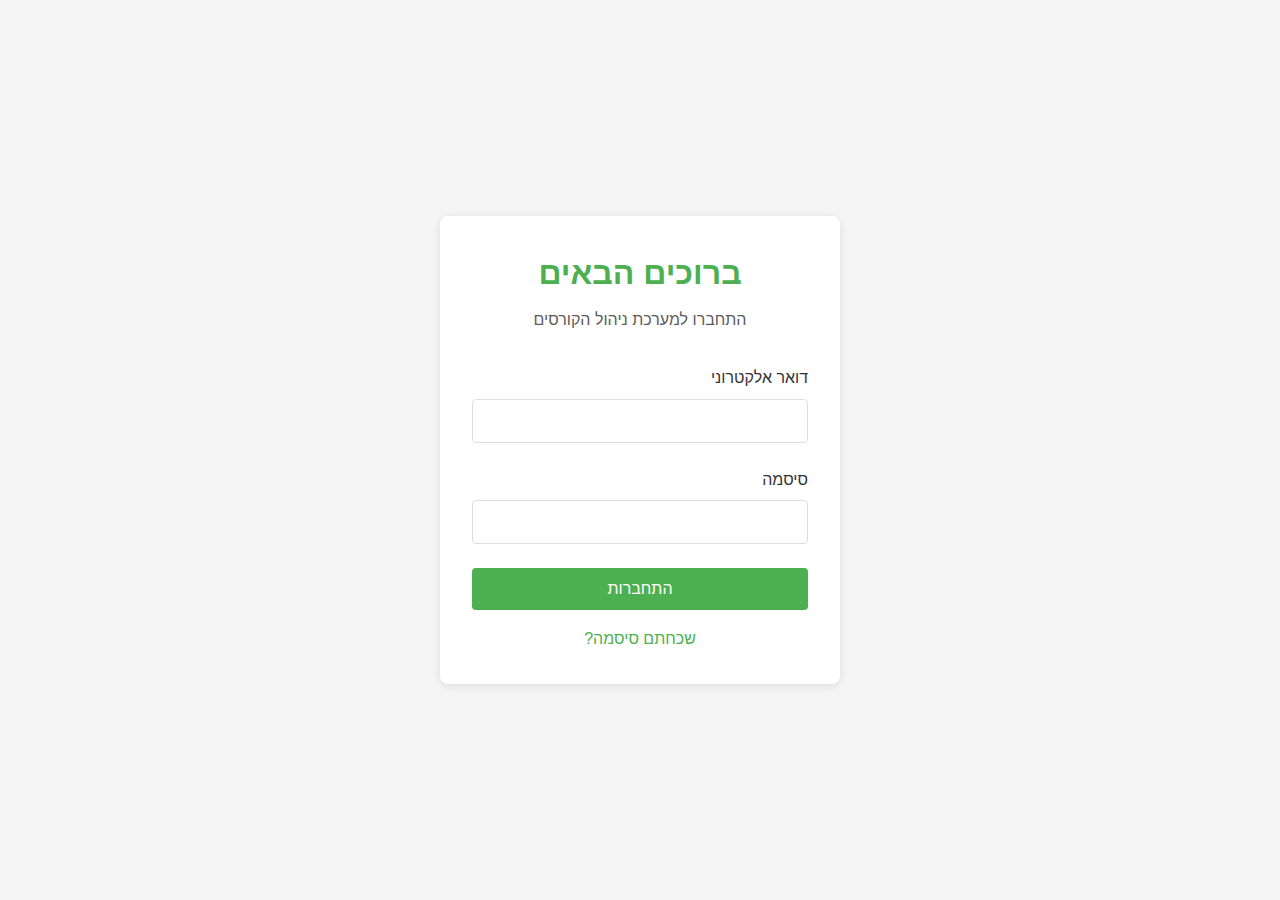
<file: user-management.html>
<!DOCTYPE html>
<html lang="he" dir="rtl">
<head>
    <meta charset="UTF-8">
    <meta name="viewport" content="width=device-width, initial-scale=1.0">
    <title>ניהול משתמשים - קורסים לעסקים</title>
    <link rel="stylesheet" href="styles.css">
    <link rel="stylesheet" href="user-management.css">
    <link rel="stylesheet" href="https://cdnjs.cloudflare.com/ajax/libs/font-awesome/6.0.0/css/all.min.css">
</head>
<body>
    <header>
        <nav class="main-nav">
            <div class="logo">מערכת ניהול קורסים</div>
            <div class="nav-links">
                <a href="index.html" class="nav-link">
                    <i class="fas fa-home"></i>
                    דף הבית
                </a>
                <a href="courses.html" class="nav-link">
                    <i class="fas fa-graduation-cap"></i>
                    קורסים
                </a>
                <a href="user-management.html" class="nav-link">
                    <i class="fas fa-users"></i>
                    משתמשים
                </a>
                <a href="payments.html" class="nav-link">
                    <i class="fas fa-credit-card"></i>
                    תשלומים
                </a>
                <a href="reports.html" class="nav-link">
                    <i class="fas fa-chart-bar"></i>
                    דוחות
                </a>
                <a href="messages.html" class="nav-link">
                    <i class="fas fa-envelope"></i>
                    הודעות
                </a>
                <a href="settings.html" class="nav-link">
                    <i class="fas fa-cog"></i>
                    הגדרות
                </a>
            </div>
            <div class="user-menu">
                <div class="notifications">
                    <i class="fas fa-bell"></i>
                    <span class="notification-badge">3</span>
                </div>
                <div class="user-profile">
                    <span id="userName">שם משתמש</span>
                </div>
            </div>
        </nav>
    </header>

    <main class="admin-container">
        <aside class="admin-sidebar">
            <div class="filters">
                <h2>סינון משתמשים</h2>
                <div class="filter-group">
                    <label for="roleFilter">תפקיד</label>
                    <select id="roleFilter">
                        <option value="all">הכל</option>
                        <option value="student">תלמיד</option>
                        <option value="instructor">מרצה</option>
                        <option value="admin">מנהל</option>
                    </select>
                </div>
                <div class="filter-group">
                    <label for="statusFilter">סטטוס</label>
                    <select id="statusFilter">
                        <option value="all">הכל</option>
                        <option value="active">פעיל</option>
                        <option value="inactive">לא פעיל</option>
                        <option value="blocked">חסום</option>
                    </select>
                </div>
                <div class="filter-group">
                    <label for="searchInput">חיפוש</label>
                    <input type="text" id="searchInput" placeholder="חיפוש לפי שם או אימייל">
                </div>
            </div>
        </aside>

        <section class="admin-content">
            <div class="users-header">
                <h2>רשימת משתמשים</h2>
                <button class="btn btn-primary" id="addUserBtn">הוספת משתמש</button>
                <div class="users-stats">
                    <div class="stat-card">
                        <i class="fas fa-users"></i>
                        <div class="stat-info">
                            <span class="stat-value" id="totalUsers">0</span>
                            <span class="stat-label">סה"כ משתמשים</span>
                        </div>
                    </div>
                    <div class="stat-card">
                        <i class="fas fa-chalkboard-teacher"></i>
                        <div class="stat-info">
                            <span class="stat-value" id="totalTeachers">0</span>
                            <span class="stat-label">מורים</span>
                        </div>
                    </div>
                    <div class="stat-card">
                        <i class="fas fa-user-graduate"></i>
                        <div class="stat-info">
                            <span class="stat-value" id="totalStudents">0</span>
                            <span class="stat-label">תלמידים</span>
                        </div>
                    </div>
                    <div class="stat-card">
                        <i class="fas fa-user-shield"></i>
                        <div class="stat-info">
                            <span class="stat-value" id="totalAdmins">0</span>
                            <span class="stat-label">מנהלים</span>
                        </div>
                    </div>
                </div>
                <div class="users-actions">
                    <button class="btn btn-secondary" id="exportBtn">ייצוא ל-Excel</button>
                    <button class="btn btn-secondary" id="importBtn">ייבוא מ-Excel</button>
                </div>
            </div>
            <div class="users-table-container">
                <table class="users-table">
                    <thead>
                        <tr>
                            <th>שם מלא</th>
                            <th>אימייל</th>
                            <th>טלפון</th>
                            <th>סוג משתמש</th>
                            <th>סטטוס</th>
                            <th>תאריך הצטרפות</th>
                            <th>פעולות</th>
                        </tr>
                    </thead>
                    <tbody id="usersTableBody">
                        <!-- משתמשים יתווספו כאן דינמית -->
                    </tbody>
                </table>
            </div>
        </section>
    </main>

    <!-- מודל הוספת/עריכת משתמש -->
    <div class="modal" id="userModal">
        <div class="modal-content">
            <div class="modal-header">
                <h3 id="modalTitle">הוספת משתמש חדש</h3>
                <button class="close-btn">&times;</button>
            </div>
            <form id="userForm">
                <div class="form-group">
                    <label for="fullName">שם מלא</label>
                    <input type="text" id="fullName" required>
                </div>
                <div class="form-group">
                    <label for="email">אימייל</label>
                    <input type="email" id="email" required>
                </div>
                <div class="form-group">
                    <label for="phone">טלפון</label>
                    <input type="tel" id="phone" required>
                </div>
                <div class="form-group">
                    <label for="userTypeSelect">סוג משתמש</label>
                    <select id="userTypeSelect" required>
                        <option value="admin">מנהל</option>
                        <option value="teacher">מורה</option>
                        <option value="student">תלמיד</option>
                    </select>
                </div>
                <div class="form-group">
                    <label for="password">סיסמה</label>
                    <input type="password" id="password" required>
                </div>
                <div class="form-group">
                    <label for="confirmPassword">אימות סיסמה</label>
                    <input type="password" id="confirmPassword" required>
                </div>
                <div class="form-group">
                    <label for="userStatusSelect">סטטוס</label>
                    <select id="userStatusSelect" required>
                        <option value="active">פעיל</option>
                        <option value="inactive">לא פעיל</option>
                    </select>
                </div>
                <div class="form-actions">
                    <button type="submit" class="btn btn-primary">שמור</button>
                    <button type="button" class="btn btn-secondary" id="cancelBtn">ביטול</button>
                </div>
            </form>
        </div>
    </div>

    <!-- מודל פרטי משתמש -->
    <div class="modal" id="user-details-modal">
        <div class="modal-content">
            <div class="modal-header">
                <h3>פרטי משתמש</h3>
                <button class="close-btn">&times;</button>
            </div>
            <div class="modal-body">
                <div class="user-details">
                    <div class="detail-item">
                        <span class="label">שם מלא:</span>
                        <span id="detailFullName"></span>
                    </div>
                    <div class="detail-item">
                        <span class="label">אימייל:</span>
                        <span id="detailEmail"></span>
                    </div>
                    <div class="detail-item">
                        <span class="label">טלפון:</span>
                        <span id="detailPhone"></span>
                    </div>
                    <div class="detail-item">
                        <span class="label">סוג משתמש:</span>
                        <span id="detailUserType"></span>
                    </div>
                    <div class="detail-item">
                        <span class="label">סטטוס:</span>
                        <span id="detailStatus"></span>
                    </div>
                    <div class="detail-item">
                        <span class="label">תאריך הצטרפות:</span>
                        <span id="detailJoinDate"></span>
                    </div>
                </div>
                <div class="user-activity">
                    <h4>פעילות אחרונה</h4>
                    <div id="userActivityList">
                        <!-- הפעילות תוכנס דינמית -->
                    </div>
                </div>
            </div>
        </div>
    </div>

    <script src="user-management.js"></script>
</body>
</html>
</file>
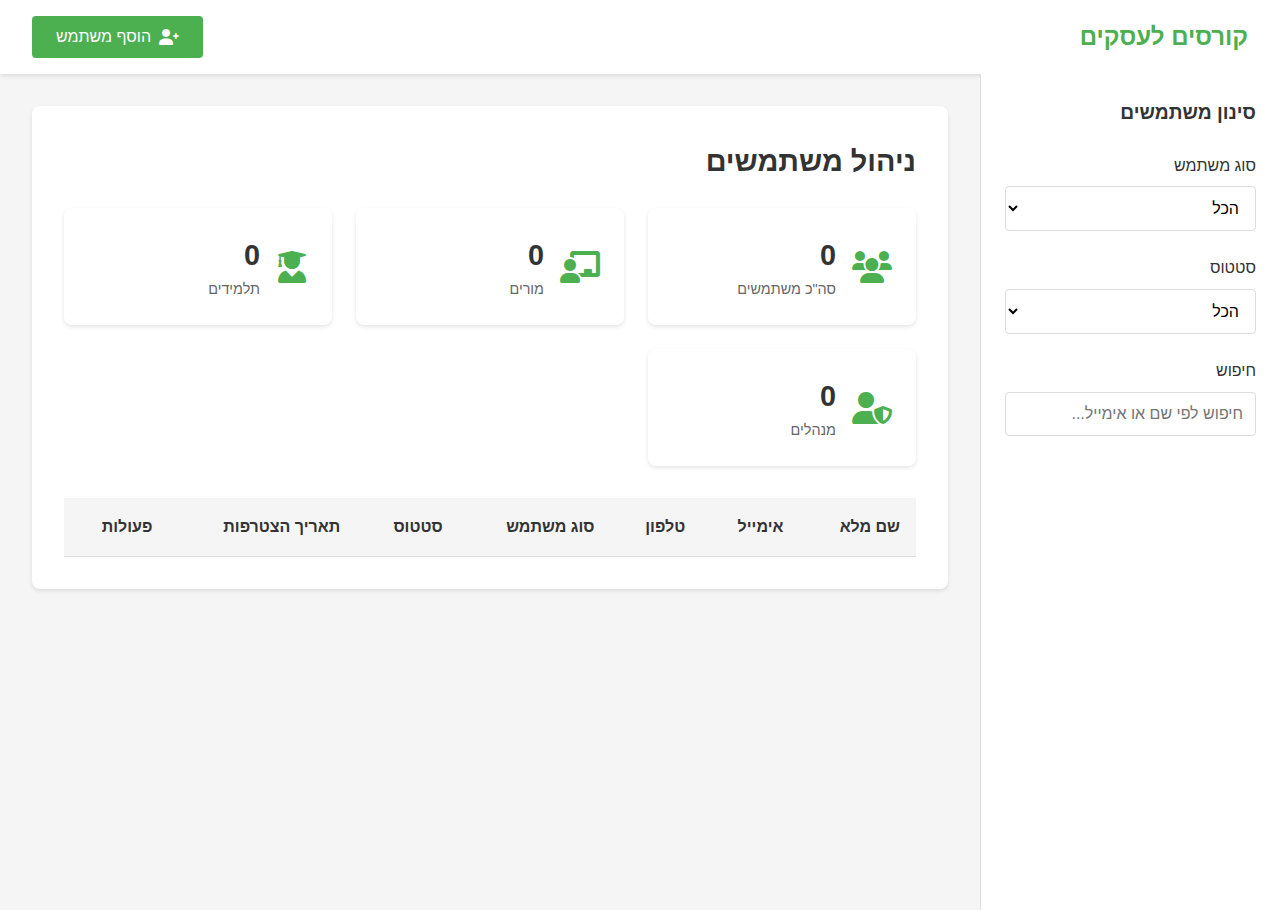
<file: users.html>
<!DOCTYPE html>
<html lang="he" dir="rtl">
<head>
    <meta charset="UTF-8">
    <meta name="viewport" content="width=device-width, initial-scale=1.0">
    <title>ניהול משתמשים - קורסים לעסקים</title>
    <link rel="stylesheet" href="users.css">
    <link rel="stylesheet" href="https://cdnjs.cloudflare.com/ajax/libs/font-awesome/6.0.0/css/all.min.css">
</head>
<body>
    <header>
        <nav class="admin-nav">
            <div class="logo">קורסים לעסקים</div>
            <div class="nav-actions">
                <button class="btn btn-primary" id="addUserBtn">
                    <i class="fas fa-user-plus"></i>
                    הוסף משתמש
                </button>
            </div>
        </nav>
    </header>

    <main class="admin-container">
        <aside class="admin-sidebar">
            <div class="filter-section">
                <h3>סינון משתמשים</h3>
                <div class="form-group">
                    <label for="userType">סוג משתמש</label>
                    <select id="userType">
                        <option value="all">הכל</option>
                        <option value="admin">מנהלים</option>
                        <option value="teacher">מורים</option>
                        <option value="student">תלמידים</option>
                    </select>
                </div>
                <div class="form-group">
                    <label for="userStatus">סטטוס</label>
                    <select id="userStatus">
                        <option value="all">הכל</option>
                        <option value="active">פעיל</option>
                        <option value="inactive">לא פעיל</option>
                    </select>
                </div>
                <div class="form-group">
                    <label for="searchUser">חיפוש</label>
                    <input type="text" id="searchUser" placeholder="חיפוש לפי שם או אימייל...">
                </div>
            </div>
        </aside>

        <section class="admin-content">
            <div class="users-container">
                <div class="users-header">
                    <h2>ניהול משתמשים</h2>
                    <div class="users-stats">
                        <div class="stat-card">
                            <i class="fas fa-users"></i>
                            <div class="stat-info">
                                <span class="stat-value" id="totalUsers">0</span>
                                <span class="stat-label">סה"כ משתמשים</span>
                            </div>
                        </div>
                        <div class="stat-card">
                            <i class="fas fa-chalkboard-teacher"></i>
                            <div class="stat-info">
                                <span class="stat-value" id="totalTeachers">0</span>
                                <span class="stat-label">מורים</span>
                            </div>
                        </div>
                        <div class="stat-card">
                            <i class="fas fa-user-graduate"></i>
                            <div class="stat-info">
                                <span class="stat-value" id="totalStudents">0</span>
                                <span class="stat-label">תלמידים</span>
                            </div>
                        </div>
                        <div class="stat-card">
                            <i class="fas fa-user-shield"></i>
                            <div class="stat-info">
                                <span class="stat-value" id="totalAdmins">0</span>
                                <span class="stat-label">מנהלים</span>
                            </div>
                        </div>
                    </div>
                </div>

                <div class="users-table-container">
                    <table class="users-table">
                        <thead>
                            <tr>
                                <th>שם מלא</th>
                                <th>אימייל</th>
                                <th>טלפון</th>
                                <th>סוג משתמש</th>
                                <th>סטטוס</th>
                                <th>תאריך הצטרפות</th>
                                <th>פעולות</th>
                            </tr>
                        </thead>
                        <tbody id="usersTableBody">
                            <!-- הנתונים יוכנסו דינמית -->
                        </tbody>
                    </table>
                </div>
            </div>
        </section>
    </main>

    <!-- מודל הוספה/עריכת משתמש -->
    <div class="modal" id="userModal">
        <div class="modal-content">
            <div class="modal-header">
                <h3 id="modalTitle">הוספת משתמש</h3>
                <button class="close-btn">&times;</button>
            </div>
            <div class="modal-body">
                <form id="userForm">
                    <div class="form-group">
                        <label for="fullName">שם מלא</label>
                        <input type="text" id="fullName" required>
                    </div>
                    <div class="form-group">
                        <label for="email">אימייל</label>
                        <input type="email" id="email" required>
                    </div>
                    <div class="form-group">
                        <label for="phone">טלפון</label>
                        <input type="tel" id="phone" required>
                    </div>
                    <div class="form-group">
                        <label for="userTypeSelect">סוג משתמש</label>
                        <select id="userTypeSelect" required>
                            <option value="admin">מנהל</option>
                            <option value="teacher">מורה</option>
                            <option value="student">תלמיד</option>
                        </select>
                    </div>
                    <div class="form-group">
                        <label for="password">סיסמה</label>
                        <input type="password" id="password" required>
                    </div>
                    <div class="form-group">
                        <label for="confirmPassword">אימות סיסמה</label>
                        <input type="password" id="confirmPassword" required>
                    </div>
                    <div class="form-group">
                        <label for="userStatusSelect">סטטוס</label>
                        <select id="userStatusSelect" required>
                            <option value="active">פעיל</option>
                            <option value="inactive">לא פעיל</option>
                        </select>
                    </div>
                    <div class="form-actions">
                        <button type="submit" class="btn btn-primary">שמור</button>
                        <button type="button" class="btn btn-secondary" onclick="closeModal('userModal')">ביטול</button>
                    </div>
                </form>
            </div>
        </div>
    </div>

    <!-- מודל פרטי משתמש -->
    <div class="modal" id="user-details-modal">
        <div class="modal-content">
            <div class="modal-header">
                <h3>פרטי משתמש</h3>
                <button class="close-btn">&times;</button>
            </div>
            <div class="modal-body">
                <div class="user-details">
                    <div class="detail-item">
                        <span class="label">שם מלא:</span>
                        <span id="detailFullName"></span>
                    </div>
                    <div class="detail-item">
                        <span class="label">אימייל:</span>
                        <span id="detailEmail"></span>
                    </div>
                    <div class="detail-item">
                        <span class="label">טלפון:</span>
                        <span id="detailPhone"></span>
                    </div>
                    <div class="detail-item">
                        <span class="label">סוג משתמש:</span>
                        <span id="detailUserType"></span>
                    </div>
                    <div class="detail-item">
                        <span class="label">סטטוס:</span>
                        <span id="detailStatus"></span>
                    </div>
                    <div class="detail-item">
                        <span class="label">תאריך הצטרפות:</span>
                        <span id="detailJoinDate"></span>
                    </div>
                </div>
                <div class="user-activity">
                    <h4>פעילות אחרונה</h4>
                    <div id="userActivityList">
                        <!-- הפעילות תוכנס דינמית -->
                    </div>
                </div>
            </div>
        </div>
    </div>

    <script src="users.js"></script>
</body>
</html>
</file>
<file: styles.css>
/* משתנים גלובליים */
:root {
    --primary-color: #4CAF50;
    --secondary-color: #2196F3;
    --danger-color: #f44336;
    --warning-color: #ff9800;
    --success-color: #4CAF50;
    --text-color: #333;
    --border-color: #ddd;
    --background-color: #f5f5f5;
    --card-background: #ffffff;
    --white: #ffffff;
    --shadow: 0 2px 4px rgba(0,0,0,0.1);
}

/* איפוס סגנונות */
* {
    margin: 0;
    padding: 0;
    box-sizing: border-box;
}

body {
    font-family: 'Segoe UI', Arial, sans-serif;
    line-height: 1.6;
    color: var(--text-color);
    background-color: var(--background-color);
}

/* סגנונות ניווט */
.main-nav {
    background-color: white;
    padding: 1rem 2rem;
    box-shadow: 0 2px 4px rgba(0,0,0,0.1);
    display: flex;
    justify-content: space-between;
    align-items: center;
}

.logo {
    font-size: 1.5rem;
    font-weight: bold;
    color: var(--primary-color);
}

.nav-links {
    display: flex;
    gap: 1.5rem;
}

.nav-link {
    color: var(--text-color);
    text-decoration: none;
    display: flex;
    align-items: center;
    gap: 0.5rem;
    padding: 0.5rem 1rem;
    border-radius: 4px;
    transition: all 0.3s ease;
}

.nav-link:hover {
    background-color: var(--background-color);
    color: var(--primary-color);
}

.nav-link i {
    font-size: 1.2rem;
}

.user-menu {
    display: flex;
    align-items: center;
    gap: 1.5rem;
}

.notifications {
    position: relative;
    cursor: pointer;
}

.notification-badge {
    position: absolute;
    top: -8px;
    right: -8px;
    background-color: var(--danger-color);
    color: white;
    font-size: 0.8rem;
    padding: 0.2rem 0.5rem;
    border-radius: 10px;
}

.user-profile {
    display: flex;
    align-items: center;
    gap: 0.5rem;
    cursor: pointer;
}

.user-profile img {
    width: 40px;
    height: 40px;
    border-radius: 50%;
    object-fit: cover;
}

/* דף הבית */
.dashboard {
    padding: 2rem;
}

.dashboard-header {
    text-align: center;
    margin-bottom: 3rem;
}

.dashboard-header h1 {
    font-size: 2.5rem;
    color: var(--text-color);
    margin-bottom: 1rem;
}

.dashboard-header p {
    font-size: 1.2rem;
    color: #666;
}

.dashboard-grid {
    display: grid;
    grid-template-columns: repeat(auto-fit, minmax(300px, 1fr));
    gap: 2rem;
    max-width: 1200px;
    margin: 0 auto;
}

.dashboard-card {
    background-color: white;
    border-radius: 8px;
    padding: 2rem;
    text-align: center;
    text-decoration: none;
    color: var(--text-color);
    box-shadow: 0 2px 4px rgba(0,0,0,0.1);
    transition: transform 0.3s ease;
}

.dashboard-card:hover {
    transform: translateY(-5px);
}

.dashboard-card i {
    font-size: 3rem;
    color: var(--primary-color);
    margin-bottom: 1rem;
}

.dashboard-card h3 {
    font-size: 1.5rem;
    margin-bottom: 0.5rem;
}

.dashboard-card p {
    color: #666;
}

/* סגנון למודלים */
.modal {
    display: none;
    position: fixed;
    top: 0;
    left: 0;
    width: 100%;
    height: 100%;
    background-color: rgba(0, 0, 0, 0.5);
    z-index: 1000;
}

.modal.active {
    display: block;
}

.modal-content {
    position: relative;
    background-color: #fff;
    margin: 10% auto;
    padding: 20px;
    width: 80%;
    max-width: 600px;
    border-radius: 8px;
    box-shadow: 0 4px 6px rgba(0, 0, 0, 0.1);
}

.modal-header {
    display: flex;
    justify-content: space-between;
    align-items: center;
    margin-bottom: 20px;
    padding-bottom: 10px;
    border-bottom: 1px solid #eee;
}

.modal-header h2 {
    margin: 0;
    color: #333;
}

.close-btn {
    background: none;
    border: none;
    font-size: 24px;
    cursor: pointer;
    color: #666;
}

.close-btn:hover {
    color: #333;
}

.modal-form {
    display: flex;
    flex-direction: column;
    gap: 15px;
}

.form-group {
    display: flex;
    flex-direction: column;
    gap: 5px;
}

.form-group label {
    font-weight: bold;
    color: #333;
}

.form-group input,
.form-group select,
.form-group textarea {
    padding: 8px;
    border: 1px solid #ddd;
    border-radius: 4px;
    font-size: 14px;
}

.form-actions {
    display: flex;
    justify-content: flex-end;
    gap: 10px;
    margin-top: 20px;
}

/* תמיכה במובייל */
@media (max-width: 768px) {
    .main-nav {
        flex-direction: column;
        padding: 1rem;
    }

    .nav-links {
        flex-direction: column;
        width: 100%;
        margin: 1rem 0;
    }

    .nav-link {
        width: 100%;
        justify-content: center;
    }

    .user-menu {
        width: 100%;
        justify-content: space-between;
    }

    .dashboard {
        padding: 1rem;
    }

    .dashboard-header h1 {
        font-size: 2rem;
    }

    .dashboard-grid {
        grid-template-columns: 1fr;
    }
}
</file>
<file: admin.css>
/* סגנונות לפאנל ניהול */
.admin-container {
    display: flex;
    min-height: 100vh;
}

.admin-nav {
    width: 250px;
    background-color: var(--primary-color);
    color: var(--white);
    padding: 1rem;
    display: flex;
    flex-direction: column;
}

.admin-menu {
    list-style: none;
    margin: 2rem 0;
}

.admin-menu li {
    margin-bottom: 0.5rem;
}

.admin-menu a {
    color: var(--white);
    text-decoration: none;
    padding: 0.5rem 1rem;
    display: block;
    border-radius: 4px;
    transition: background-color 0.3s ease;
}

.admin-menu a:hover {
    background-color: rgba(255, 255, 255, 0.1);
}

.admin-user {
    margin-top: auto;
    padding: 1rem;
    border-top: 1px solid rgba(255, 255, 255, 0.1);
}

.logout-btn {
    background: none;
    border: 1px solid var(--white);
    color: var(--white);
    padding: 0.5rem 1rem;
    border-radius: 4px;
    cursor: pointer;
    margin-top: 0.5rem;
    width: 100%;
}

.admin-content {
    flex: 1;
    padding: 2rem;
    background-color: var(--background-color);
}

.admin-section {
    display: none;
}

.admin-section.active {
    display: block;
}

/* טבלאות */
.users-table, .payments-table {
    background-color: var(--white);
    border-radius: 8px;
    box-shadow: var(--shadow);
    overflow: hidden;
    margin-top: 1rem;
}

table {
    width: 100%;
    border-collapse: collapse;
}

th, td {
    padding: 1rem;
    text-align: right;
    border-bottom: 1px solid #eee;
}

th {
    background-color: #f8f9fa;
    font-weight: 600;
}

/* כפתורים ופעולות */
.admin-actions {
    display: flex;
    gap: 1rem;
    margin-bottom: 1rem;
}

.add-btn {
    background-color: var(--secondary-color);
    color: var(--white);
    border: none;
    padding: 0.5rem 1rem;
    border-radius: 4px;
    cursor: pointer;
}

.search-input {
    padding: 0.5rem 1rem;
    border: 1px solid #ddd;
    border-radius: 4px;
    flex: 1;
}

/* דוחות */
.reports-grid {
    display: grid;
    grid-template-columns: repeat(auto-fit, minmax(300px, 1fr));
    gap: 1rem;
    margin-top: 1rem;
}

.report-card {
    background-color: var(--white);
    border-radius: 8px;
    padding: 1.5rem;
    box-shadow: var(--shadow);
}

.report-card h3 {
    margin-bottom: 1rem;
    color: var(--primary-color);
}

/* תמיכה במובייל */
@media (max-width: 768px) {
    .admin-container {
        flex-direction: column;
    }

    .admin-nav {
        width: 100%;
    }

    .admin-content {
        padding: 1rem;
    }

    .admin-actions {
        flex-direction: column;
    }

    .search-input {
        width: 100%;
    }
}

/* סגנונות כללים */
:root {
    --primary-color: #4CAF50;
    --secondary-color: #2196F3;
    --danger-color: #f44336;
    --warning-color: #ff9800;
    --success-color: #4CAF50;
    --text-color: #333;
    --border-color: #ddd;
    --background-color: #f5f5f5;
    --card-background: #ffffff;
}

* {
    margin: 0;
    padding: 0;
    box-sizing: border-box;
}

body {
    font-family: 'Segoe UI', Arial, sans-serif;
    line-height: 1.6;
    color: var(--text-color);
    background-color: var(--background-color);
}

/* סגנונות ניווט */
.admin-nav {
    background-color: white;
    padding: 1rem 2rem;
    box-shadow: 0 2px 4px rgba(0,0,0,0.1);
    display: flex;
    justify-content: space-between;
    align-items: center;
}

.logo {
    font-size: 1.5rem;
    font-weight: bold;
    color: var(--primary-color);
}

.admin-menu {
    display: flex;
    gap: 1.5rem;
    list-style: none;
}

.admin-menu a {
    color: var(--text-color);
    text-decoration: none;
    padding: 0.5rem 1rem;
    border-radius: 4px;
    transition: all 0.3s ease;
}

.admin-menu a:hover {
    background-color: var(--background-color);
    color: var(--primary-color);
}

.admin-user {
    display: flex;
    align-items: center;
    gap: 1rem;
}

.logout-btn {
    padding: 0.5rem 1rem;
    border: none;
    border-radius: 4px;
    background-color: var(--danger-color);
    color: white;
    cursor: pointer;
    transition: background-color 0.3s ease;
}

.logout-btn:hover {
    background-color: #d32f2f;
}

/* סגנונות תוכן */
.admin-container {
    display: flex;
    min-height: 100vh;
}

.admin-content {
    flex: 1;
    padding: 2rem;
}

.admin-section {
    display: none;
}

.admin-section.active {
    display: block;
}

.admin-actions {
    display: flex;
    justify-content: space-between;
    align-items: center;
    margin-bottom: 2rem;
}

.add-btn {
    padding: 0.75rem 1.5rem;
    border: none;
    border-radius: 4px;
    background-color: var(--primary-color);
    color: white;
    cursor: pointer;
    transition: background-color 0.3s ease;
}

.add-btn:hover {
    background-color: #45a049;
}

.search-input {
    padding: 0.5rem 1rem;
    border: 1px solid var(--border-color);
    border-radius: 4px;
    width: 300px;
}

/* סגנונות טבלה */
.users-table {
    background-color: white;
    border-radius: 8px;
    box-shadow: 0 2px 4px rgba(0,0,0,0.1);
    overflow: hidden;
}

table {
    width: 100%;
    border-collapse: collapse;
}

th, td {
    padding: 1rem;
    text-align: right;
    border-bottom: 1px solid var(--border-color);
}

th {
    background-color: var(--background-color);
    font-weight: bold;
}

/* סגנונות קורסים */
.courses-grid {
    display: grid;
    grid-template-columns: repeat(auto-fill, minmax(110px, 1fr));
    gap: 0.3rem;
    margin-top: 0.3rem;
}

.course-card {
    background-color: white;
    border-radius: 5px;
    overflow: hidden;
    box-shadow: 0 1px 2px rgba(0,0,0,0.08);
    transition: transform 0.2s ease;
    min-height: 55px;
    max-width: 110px;
    margin: 0 auto;
    display: flex;
    flex-direction: column;
    justify-content: center;
    align-items: flex-start;
    padding: 0.3rem 0.4rem;
}

.course-card:hover {
    transform: translateY(-2px);
}

.course-card h3 {
    font-size: 0.7rem;
    margin-bottom: 0.1rem;
    font-weight: bold;
}

.course-card p {
    font-size: 0.6rem;
    margin-bottom: 0.08rem;
    line-height: 1.1;
}

.course-image {
    width: 100%;
    height: 40px;
    overflow: hidden;
}

.course-image img {
    width: 100%;
    height: 100%;
    object-fit: cover;
}

.course-content {
    padding: 0.3rem;
}

.course-category {
    font-size: 0.6rem;
    padding: 0.05rem 0.2rem;
}

.course-price {
    font-size: 0.7rem;
}

.course-actions {
    display: flex;
    gap: 0.2rem;
    margin-top: 0.1rem;
}

/* סגנונות כפתורים */
.edit-btn, .delete-btn {
    padding: 0.2rem 0.4rem;
    font-size: 0.6rem;
    border-radius: 3px;
}

.edit-btn {
    background-color: var(--secondary-color);
    color: white;
}

.edit-btn:hover {
    background-color: #1976D2;
}

.delete-btn {
    background-color: var(--danger-color);
    color: white;
}

.delete-btn:hover {
    background-color: #d32f2f;
}

/* סגנונות מודל */
.modal {
    display: none;
    position: fixed;
    top: 0;
    left: 0;
    width: 100%;
    height: 100%;
    background-color: rgba(0, 0, 0, 0.5);
    z-index: 1000;
}

.modal.active {
    display: flex;
    justify-content: center;
    align-items: center;
}

.modal-content {
    background-color: white;
    border-radius: 8px;
    width: 90%;
    max-width: 600px;
    max-height: 90vh;
    overflow-y: auto;
}

.modal-header {
    padding: 1.5rem;
    border-bottom: 1px solid var(--border-color);
    display: flex;
    justify-content: space-between;
    align-items: center;
}

.modal-header h3 {
    font-size: 1.5rem;
    color: var(--text-color);
}

.close-btn {
    background: none;
    border: none;
    font-size: 1.5rem;
    cursor: pointer;
    color: var(--text-color);
}

.modal-body {
    padding: 1.5rem;
}

/* סגנונות טופס */
.form-group {
    margin-bottom: 1rem;
}

.form-group label {
    display: block;
    margin-bottom: 0.5rem;
    font-weight: bold;
    color: var(--text-color);
}

.form-group input,
.form-group select,
.form-group textarea {
    width: 100%;
    padding: 0.75rem;
    border: 1px solid var(--border-color);
    border-radius: 4px;
    font-size: 1rem;
}

.form-group textarea {
    resize: vertical;
    min-height: 100px;
}

.form-actions {
    display: flex;
    justify-content: flex-end;
    gap: 1rem;
    margin-top: 2rem;
}

.btn {
    padding: 0.75rem 1.5rem;
    border: none;
    border-radius: 4px;
    font-size: 1rem;
    cursor: pointer;
    transition: background-color 0.3s ease;
}

.btn-primary {
    background-color: var(--primary-color);
    color: white;
}

.btn-primary:hover {
    background-color: #45a049;
}

.btn-secondary {
    background-color: var(--secondary-color);
    color: white;
}

.btn-secondary:hover {
    background-color: #1976D2;
}

/* תמיכה במובייל */
@media (max-width: 768px) {
    .admin-nav {
        flex-direction: column;
        padding: 1rem;
    }

    .admin-menu {
        flex-direction: column;
        width: 100%;
        margin: 1rem 0;
    }

    .admin-menu a {
        width: 100%;
        text-align: center;
    }

    .admin-user {
        width: 100%;
        justify-content: space-between;
    }

    .admin-content {
        padding: 1rem;
    }

    .admin-actions {
        flex-direction: column;
        gap: 1rem;
    }

    .search-input {
        width: 100%;
    }

    .courses-grid {
        grid-template-columns: 1fr;
    }
}
</file>
<file: course-editor.css>
/* סגנונות כלליים */
:root {
    --primary-color: #4CAF50;
    --secondary-color: #2196F3;
    --danger-color: #f44336;
    --text-color: #333;
    --border-color: #ddd;
    --background-color: #f5f5f5;
}

* {
    box-sizing: border-box;
    margin: 0;
    padding: 0;
}

body {
    font-family: 'Segoe UI', Tahoma, Geneva, Verdana, sans-serif;
    line-height: 1.6;
    color: var(--text-color);
    background-color: var(--background-color);
}

/* סגנונות ניווט */
.editor-nav {
    background-color: white;
    padding: 1rem 2rem;
    box-shadow: 0 2px 4px rgba(0,0,0,0.1);
    display: flex;
    justify-content: space-between;
    align-items: center;
}

.nav-actions {
    display: flex;
    gap: 1rem;
}

/* סגנונות כללים */
.editor-container {
    display: flex;
    min-height: calc(100vh - 64px);
}

/* סרגל צד */
.editor-sidebar {
    width: 300px;
    background-color: white;
    padding: 2rem;
    border-left: 1px solid var(--border-color);
}

.course-info {
    margin-bottom: 2rem;
}

.form-group {
    margin-bottom: 1.5rem;
}

.form-group label {
    display: block;
    margin-bottom: 0.5rem;
    font-weight: 500;
}

.form-group input,
.form-group textarea {
    width: 100%;
    padding: 0.5rem;
    border: 1px solid var(--border-color);
    border-radius: 4px;
    font-size: 1rem;
}

/* תוכן העורך */
.editor-content {
    flex: 1;
    padding: 2rem;
}

.lessons-header {
    display: flex;
    justify-content: space-between;
    align-items: center;
    margin-bottom: 2rem;
}

/* רשימת שיעורים */
.lessons-list {
    display: flex;
    flex-direction: column;
    gap: 1rem;
}

.lesson-item {
    background-color: white;
    border-radius: 8px;
    padding: 1rem;
    box-shadow: 0 2px 4px rgba(0,0,0,0.1);
}

.lesson-header {
    display: flex;
    justify-content: space-between;
    align-items: center;
    margin-bottom: 1rem;
}

.lesson-title {
    font-size: 1.2rem;
    font-weight: 500;
    border: none;
    padding: 0.5rem;
    width: 100%;
    margin-left: 1rem;
}

.lesson-actions {
    display: flex;
    gap: 0.5rem;
}

/* תוכן שיעור */
.lesson-content {
    padding: 1rem;
    border-top: 1px solid var(--border-color);
}

.sections-list {
    display: flex;
    flex-direction: column;
    gap: 1rem;
    margin-bottom: 1rem;
}

.lesson-section {
    background-color: var(--background-color);
    border-radius: 4px;
    padding: 1rem;
}

.section-header {
    display: flex;
    justify-content: space-between;
    align-items: center;
    margin-bottom: 1rem;
}

.section-type {
    padding: 0.5rem;
    border: 1px solid var(--border-color);
    border-radius: 4px;
}

/* כפתורים */
.btn {
    padding: 0.5rem 1rem;
    border: none;
    border-radius: 4px;
    cursor: pointer;
    font-size: 1rem;
    transition: background-color 0.3s;
}

.btn-primary {
    background-color: var(--primary-color);
    color: white;
}

.btn-secondary {
    background-color: var(--secondary-color);
    color: white;
}

.btn-danger {
    background-color: var(--danger-color);
    color: white;
}

/* תמיכה במובייל */
@media (max-width: 768px) {
    .editor-container {
        flex-direction: column;
    }

    .editor-sidebar {
        width: 100%;
        border-left: none;
        border-bottom: 1px solid var(--border-color);
    }

    .editor-content {
        padding: 1rem;
    }
}
</file>
<file: login.css>
:root {
    --primary-color: #4CAF50;
    --secondary-color: #2196F3;
    --danger-color: #f44336;
    --warning-color: #ff9800;
    --success-color: #4CAF50;
    --text-color: #333;
    --border-color: #ddd;
    --background-color: #f5f5f5;
    --card-background: #fff;
}

* {
    box-sizing: border-box;
    margin: 0;
    padding: 0;
}

body {
    font-family: 'Segoe UI', Tahoma, Geneva, Verdana, sans-serif;
    line-height: 1.6;
    color: var(--text-color);
    background-color: var(--background-color);
}

.login-container {
    min-height: 100vh;
    display: flex;
    justify-content: center;
    align-items: center;
    padding: 1rem;
}

.login-card {
    background-color: var(--card-background);
    padding: 2rem;
    border-radius: 8px;
    box-shadow: 0 2px 10px rgba(0,0,0,0.1);
    width: 100%;
    max-width: 400px;
    animation: fadeIn 0.5s ease;
}

.login-header {
    text-align: center;
    margin-bottom: 2rem;
}

.login-header h1 {
    color: var(--primary-color);
    margin-bottom: 0.5rem;
    font-size: 2rem;
}

.login-header p {
    color: var(--text-color);
    opacity: 0.8;
}

.login-form {
    display: flex;
    flex-direction: column;
    gap: 1.5rem;
}

.form-group {
    display: flex;
    flex-direction: column;
    gap: 0.5rem;
}

.form-group label {
    font-weight: 500;
    color: var(--text-color);
}

.form-group input {
    padding: 0.75rem;
    border: 1px solid var(--border-color);
    border-radius: 4px;
    font-size: 1rem;
    transition: border-color 0.3s ease;
}

.form-group input:focus {
    outline: none;
    border-color: var(--primary-color);
}

.login-btn {
    background-color: var(--primary-color);
    color: white;
    padding: 0.75rem;
    border: none;
    border-radius: 4px;
    font-size: 1rem;
    cursor: pointer;
    transition: background-color 0.3s ease;
}

.login-btn:hover {
    background-color: #45a049;
}

.login-btn:active {
    transform: scale(0.98);
}

.forgot-password {
    text-align: center;
    margin-top: 1rem;
}

.forgot-password a {
    color: var(--primary-color);
    text-decoration: none;
    transition: color 0.3s ease;
}

.forgot-password a:hover {
    color: #45a049;
    text-decoration: underline;
}

@keyframes fadeIn {
    from {
        opacity: 0;
        transform: translateY(-20px);
    }
    to {
        opacity: 1;
        transform: translateY(0);
    }
}

/* Mobile Support */
@media (max-width: 480px) {
    .login-card {
        padding: 1.5rem;
    }

    .login-header h1 {
        font-size: 1.75rem;
    }

    .form-group input {
        padding: 0.6rem;
    }

    .login-btn {
        padding: 0.6rem;
    }
}
</file>
<file: messages.css>
/* סגנונות כלליים */
:root {
    --primary-color: #4CAF50;
    --secondary-color: #2196F3;
    --danger-color: #f44336;
    --warning-color: #ff9800;
    --success-color: #4CAF50;
    --text-color: #333;
    --border-color: #ddd;
    --background-color: #f5f5f5;
    --card-background: #fff;
}

* {
    box-sizing: border-box;
    margin: 0;
    padding: 0;
}

body {
    font-family: 'Segoe UI', Tahoma, Geneva, Verdana, sans-serif;
    line-height: 1.6;
    color: var(--text-color);
    background-color: var(--background-color);
}

/* סגנונות ניווט */
.admin-nav {
    background-color: var(--card-background);
    padding: 1rem 2rem;
    box-shadow: 0 2px 4px rgba(0,0,0,0.1);
    display: flex;
    justify-content: space-between;
    align-items: center;
}

.nav-actions {
    display: flex;
    gap: 1rem;
}

/* מיכל ראשי */
.admin-container {
    display: flex;
    min-height: calc(100vh - 64px);
}

/* סרגל צד */
.admin-sidebar {
    width: 300px;
    background-color: var(--card-background);
    padding: 2rem;
    border-left: 1px solid var(--border-color);
}

.filter-section,
.stats-section {
    margin-bottom: 2rem;
}

.filter-section h3,
.stats-section h3 {
    margin-bottom: 1rem;
    font-size: 1.2rem;
}

.filter-group {
    margin-bottom: 1rem;
}

.filter-group label {
    display: block;
    margin-bottom: 0.5rem;
    font-weight: 500;
}

.filter-group input,
.filter-group select {
    width: 100%;
    padding: 0.5rem;
    border: 1px solid var(--border-color);
    border-radius: 4px;
    font-size: 1rem;
}

.date-range {
    display: flex;
    align-items: center;
    gap: 0.5rem;
}

.date-range input {
    flex: 1;
}

/* סטטיסטיקות */
.stat-item {
    display: flex;
    justify-content: space-between;
    align-items: center;
    padding: 0.75rem;
    background-color: var(--background-color);
    border-radius: 4px;
    margin-bottom: 0.5rem;
}

.stat-label {
    font-weight: 500;
}

.stat-value {
    font-size: 1.2rem;
    font-weight: bold;
    color: var(--primary-color);
}

/* תוכן ראשי */
.admin-content {
    flex: 1;
    padding: 2rem;
}

.messages-container {
    display: grid;
    grid-template-columns: 300px 1fr;
    gap: 1rem;
    height: calc(100vh - 200px);
    background-color: var(--card-background);
    border-radius: 8px;
    box-shadow: 0 2px 10px rgba(0,0,0,0.1);
    overflow: hidden;
}

.messages-header {
    padding: 1.5rem;
    border-bottom: 1px solid var(--border-color);
    display: flex;
    justify-content: space-between;
    align-items: center;
}

.messages-header h2 {
    margin: 0;
    font-size: 1.5rem;
}

.messages-list {
    border-left: 1px solid var(--border-color);
    overflow-y: auto;
}

.message-item {
    padding: 1rem;
    border-bottom: 1px solid var(--border-color);
    cursor: pointer;
    transition: background-color 0.3s ease;
}

.message-item:hover {
    background-color: var(--background-color);
}

.message-item.active {
    background-color: rgba(76, 175, 80, 0.1);
}

.message-item.unread {
    background-color: rgba(33, 150, 243, 0.1);
}

.message-item .header {
    display: flex;
    justify-content: space-between;
    margin-bottom: 0.5rem;
}

.message-item .sender {
    font-weight: 500;
}

.message-item .date {
    font-size: 0.8rem;
    color: var(--text-color);
    opacity: 0.6;
}

.message-item .subject {
    font-weight: 500;
    margin-bottom: 0.25rem;
}

.message-item .preview {
    font-size: 0.9rem;
    color: var(--text-color);
    opacity: 0.8;
    white-space: nowrap;
    overflow: hidden;
    text-overflow: ellipsis;
}

/* Message Content */
.message-content {
    padding: 2rem;
    overflow-y: auto;
}

.message-placeholder {
    display: flex;
    flex-direction: column;
    align-items: center;
    justify-content: center;
    height: 100%;
    color: var(--text-color);
    opacity: 0.5;
}

.message-placeholder i {
    font-size: 4rem;
    margin-bottom: 1rem;
}

.message-details {
    max-width: 800px;
    margin: 0 auto;
}

.message-details .header {
    margin-bottom: 2rem;
}

.message-details .subject {
    font-size: 1.5rem;
    font-weight: 500;
    margin-bottom: 1rem;
}

.message-details .meta {
    display: flex;
    justify-content: space-between;
    color: var(--text-color);
    opacity: 0.8;
}

.message-details .content {
    line-height: 1.8;
}

/* כפתורים */
.btn {
    padding: 0.5rem 1rem;
    border: none;
    border-radius: 4px;
    cursor: pointer;
    font-size: 1rem;
    transition: background-color 0.3s;
    display: flex;
    align-items: center;
    gap: 0.5rem;
}

.btn-primary {
    background-color: var(--primary-color);
    color: white;
}

.btn-secondary {
    background-color: var(--secondary-color);
    color: white;
}

.btn-danger {
    background-color: var(--danger-color);
    color: white;
}

.btn-icon {
    padding: 0.5rem;
    font-size: 1rem;
}

/* מודל */
.modal {
    display: none;
    position: fixed;
    top: 0;
    left: 0;
    right: 0;
    bottom: 0;
    background-color: rgba(0,0,0,0.5);
    z-index: 1000;
}

.modal.show {
    display: flex;
    align-items: center;
    justify-content: center;
}

.modal-content {
    background-color: var(--card-background);
    border-radius: 8px;
    width: 100%;
    max-width: 600px;
    max-height: 90vh;
    overflow-y: auto;
}

.modal-header {
    padding: 1rem;
    border-bottom: 1px solid var(--border-color);
    display: flex;
    justify-content: space-between;
    align-items: center;
}

.modal-header h3 {
    margin: 0;
}

.close-btn {
    background: none;
    border: none;
    font-size: 1.5rem;
    cursor: pointer;
    color: var(--text-color);
    opacity: 0.6;
}

.close-btn:hover {
    opacity: 1;
}

#composeForm {
    padding: 1rem;
}

.form-group {
    margin-bottom: 1rem;
}

.form-group label {
    display: block;
    margin-bottom: 0.5rem;
    font-weight: 500;
}

.form-group input,
.form-group select,
.form-group textarea {
    width: 100%;
    padding: 0.75rem;
    border: 1px solid var(--border-color);
    border-radius: 4px;
    font-size: 1rem;
}

.form-group textarea {
    resize: vertical;
    min-height: 200px;
}

.form-actions {
    display: flex;
    justify-content: flex-end;
    gap: 1rem;
    margin-top: 1rem;
}

/* תמיכה במובייל */
@media (max-width: 768px) {
    .admin-container {
        flex-direction: column;
    }

    .admin-sidebar {
        width: 100%;
        border-left: none;
        border-bottom: 1px solid var(--border-color);
    }

    .admin-content {
        padding: 1rem;
    }

    .messages-container {
        grid-template-columns: 1fr;
    }

    .messages-list {
        display: none;
    }

    .messages-list.show {
        display: block;
        position: fixed;
        top: 60px;
        left: 0;
        right: 0;
        bottom: 0;
        background-color: var(--card-background);
        z-index: 100;
    }

    .message-content {
        padding: 1rem;
    }

    .modal-content {
        margin: 1rem;
        max-height: calc(100vh - 2rem);
    }
}
</file>
<file: payments.css>
/* סגנונות כלליים */
:root {
    --primary-color: #4CAF50;
    --secondary-color: #2196F3;
    --danger-color: #f44336;
    --warning-color: #ff9800;
    --success-color: #4CAF50;
    --text-color: #333;
    --border-color: #ddd;
    --background-color: #f5f5f5;
    --card-background: #ffffff;
    --sidebar-width: 300px;
}

* {
    box-sizing: border-box;
    margin: 0;
    padding: 0;
}

body {
    font-family: 'Segoe UI', Arial, sans-serif;
    background-color: var(--background-color);
    color: var(--text-color);
    line-height: 1.6;
}

/* סגנונות ניווט */
.admin-nav {
    background-color: white;
    padding: 1rem 2rem;
    box-shadow: 0 2px 4px rgba(0,0,0,0.1);
    display: flex;
    justify-content: space-between;
    align-items: center;
}

.logo {
    font-size: 1.5rem;
    font-weight: bold;
    color: var(--primary-color);
}

.nav-actions {
    display: flex;
    gap: 1rem;
}

/* מיכל ראשי */
.admin-container {
    display: flex;
    min-height: calc(100vh - 64px);
}

/* סרגל צד */
.admin-sidebar {
    width: var(--sidebar-width);
    background-color: white;
    border-left: 1px solid var(--border-color);
    padding: 1.5rem;
}

.filter-section {
    margin-bottom: 2rem;
}

.filter-section h3 {
    margin-bottom: 1.5rem;
    color: var(--text-color);
    font-size: 1.2rem;
}

.form-group {
    margin-bottom: 1.5rem;
}

.form-group label {
    display: block;
    margin-bottom: 0.5rem;
    font-weight: 500;
    color: var(--text-color);
}

.form-group select,
.form-group input,
.form-group textarea {
    width: 100%;
    padding: 0.75rem;
    border: 1px solid var(--border-color);
    border-radius: 4px;
    font-size: 1rem;
    background-color: white;
}

.date-range {
    display: flex;
    gap: 1rem;
    max-width: 100%;
    margin-right: 12px;
    justify-content: flex-end;
}

.date-range input {
    flex: unset;
    width: 130px;
    max-width: 100%;
    direction: rtl;
    text-align: right;
}

/* תוכן ראשי */
.admin-content {
    flex: 1;
    padding: 2rem;
}

/* סטטיסטיקות */
.payments-stats {
    display: grid;
    grid-template-columns: repeat(auto-fit, minmax(200px, 1fr));
    gap: 1.5rem;
    margin-bottom: 2rem;
}

.stat-card {
    background-color: white;
    border-radius: 8px;
    padding: 1.5rem;
    display: flex;
    align-items: center;
    gap: 1rem;
    box-shadow: 0 2px 4px rgba(0,0,0,0.1);
}

.stat-card i {
    font-size: 2rem;
    color: var(--primary-color);
}

.stat-info {
    display: flex;
    flex-direction: column;
}

.stat-value {
    font-size: 1.8rem;
    font-weight: bold;
    color: var(--text-color);
}

.stat-label {
    font-size: 0.9rem;
    color: #666;
}

/* טבלת תשלומים */
.payments-container {
    background-color: white;
    border-radius: 8px;
    box-shadow: 0 2px 4px rgba(0,0,0,0.1);
    padding: 2rem;
}

.payments-header {
    margin-bottom: 2rem;
}

.payments-header h2 {
    font-size: 1.8rem;
    color: var(--text-color);
    margin-bottom: 1.5rem;
}

.payments-table {
    width: 100%;
    border-collapse: collapse;
    margin-top: 1rem;
}

.payments-table th,
.payments-table td {
    padding: 1rem;
    text-align: right;
    border-bottom: 1px solid var(--border-color);
}

.payments-table th {
    background-color: var(--background-color);
    font-weight: 600;
    color: var(--text-color);
}

.payments-table tr:hover {
    background-color: var(--background-color);
}

/* סטטוס תשלום */
.status-badge {
    padding: 0.25rem 0.75rem;
    border-radius: 20px;
    font-size: 0.9rem;
    font-weight: 500;
}

.status-paid {
    background-color: var(--success-color);
    color: white;
}

.status-pending {
    background-color: var(--warning-color);
    color: white;
}

.status-overdue {
    background-color: var(--danger-color);
    color: white;
}

/* כפתורים */
.btn {
    padding: 0.75rem 1.5rem;
    border: none;
    border-radius: 4px;
    font-size: 1rem;
    cursor: pointer;
    display: flex;
    align-items: center;
    gap: 0.5rem;
    transition: all 0.3s ease;
}

.btn-primary {
    background-color: var(--primary-color);
    color: white;
}

.btn-primary:hover {
    background-color: #45a049;
}

.btn-secondary {
    background-color: var(--secondary-color);
    color: white;
}

.btn-secondary:hover {
    background-color: #1976D2;
}

.btn-danger {
    background-color: var(--danger-color);
    color: white;
}

.btn-danger:hover {
    background-color: #d32f2f;
}

.action-btn {
    padding: 0.25rem;
    border: none;
    background: none;
    color: var(--text-color);
    cursor: pointer;
    transition: color 0.3s ease;
}

.action-btn:hover {
    color: var(--primary-color);
}

/* מודל */
.modal {
    display: none;
    position: fixed;
    top: 0;
    left: 0;
    width: 100%;
    height: 100%;
    background-color: rgba(0,0,0,0.5);
    z-index: 1000;
}

.modal.active {
    display: flex;
    justify-content: center;
    align-items: center;
}

.modal-content {
    background-color: white;
    border-radius: 8px;
    width: 90%;
    max-width: 600px;
    max-height: 90vh;
    overflow-y: auto;
}

.modal-header {
    padding: 1.5rem;
    border-bottom: 1px solid var(--border-color);
    display: flex;
    justify-content: space-between;
    align-items: center;
}

.modal-header h3 {
    font-size: 1.5rem;
    color: var(--text-color);
}

.close-btn {
    background: none;
    border: none;
    font-size: 1.5rem;
    cursor: pointer;
    color: var(--text-color);
}

.modal-body {
    padding: 1.5rem;
}

/* פרטי תשלום */
.payment-details {
    margin-bottom: 2rem;
}

.detail-item {
    display: flex;
    margin-bottom: 1rem;
    padding-bottom: 1rem;
    border-bottom: 1px solid var(--border-color);
}

.detail-item:last-child {
    border-bottom: none;
}

.detail-item .label {
    font-weight: 500;
    width: 150px;
    color: var(--text-color);
}

/* הודעות */
.notification {
    position: fixed;
    top: 1rem;
    left: 1rem;
    padding: 1rem 2rem;
    border-radius: 4px;
    color: white;
    font-weight: 500;
    z-index: 1000;
    animation: slideIn 0.3s ease-out;
}

.notification.success {
    background-color: var(--success-color);
}

.notification.error {
    background-color: var(--danger-color);
}

@keyframes slideIn {
    from {
        transform: translateX(-100%);
        opacity: 0;
    }
    to {
        transform: translateX(0);
        opacity: 1;
    }
}

/* תמיכה במובייל */
@media (max-width: 768px) {
    .admin-container {
        flex-direction: column;
    }

    .admin-sidebar {
        width: 100%;
        border-left: none;
        border-bottom: 1px solid var(--border-color);
    }

    .admin-content {
        padding: 1rem;
    }

    .payments-stats {
        grid-template-columns: 1fr;
    }

    .payments-table th,
    .payments-table td {
        padding: 0.75rem;
    }

    .modal-content {
        width: 95%;
        margin: 1rem;
    }

    .date-range {
        flex-direction: column;
        gap: 0.5rem;
    }
}
</file>
<file: settings.css>
/* סגנונות כלליים */
:root {
    --primary-color: #4CAF50;
    --secondary-color: #2196F3;
    --danger-color: #f44336;
    --warning-color: #ff9800;
    --success-color: #4CAF50;
    --text-color: #333;
    --border-color: #ddd;
    --background-color: #f5f5f5;
    --card-background: #ffffff;
    --sidebar-width: 250px;
}

* {
    box-sizing: border-box;
    margin: 0;
    padding: 0;
}

body {
    font-family: 'Segoe UI', Arial, sans-serif;
    background-color: var(--background-color);
    color: var(--text-color);
    line-height: 1.6;
}

/* סגנונות ניווט */
.admin-nav {
    background-color: white;
    padding: 1rem 2rem;
    box-shadow: 0 2px 4px rgba(0,0,0,0.1);
    display: flex;
    justify-content: space-between;
    align-items: center;
}

.logo {
    font-size: 1.5rem;
    font-weight: bold;
    color: var(--primary-color);
}

.nav-actions {
    display: flex;
    gap: 1rem;
}

/* מיכל ראשי */
.admin-container {
    display: flex;
    min-height: calc(100vh - 64px);
}

/* סרגל צד */
.admin-sidebar {
    width: var(--sidebar-width);
    background-color: white;
    border-left: 1px solid var(--border-color);
    padding: 1rem 0;
}

.settings-nav {
    display: flex;
    flex-direction: column;
    gap: 0.5rem;
}

.nav-item {
    display: flex;
    align-items: center;
    gap: 0.5rem;
    padding: 0.75rem 1.5rem;
    border: none;
    background: none;
    color: var(--text-color);
    cursor: pointer;
    transition: all 0.3s ease;
    text-align: right;
    width: 100%;
}

.nav-item:hover {
    background-color: var(--background-color);
}

.nav-item.active {
    background-color: var(--primary-color);
    color: white;
}

.nav-item i {
    width: 20px;
}

/* תוכן ראשי */
.admin-content {
    flex: 1;
    padding: 2rem;
}

.settings-container {
    max-width: 800px;
    margin: 0 auto;
}

.settings-section {
    display: none;
    background-color: white;
    border-radius: 8px;
    padding: 2rem;
    box-shadow: 0 2px 4px rgba(0,0,0,0.1);
}

.settings-section.active {
    display: block;
}

.settings-section h2 {
    margin-bottom: 2rem;
    color: var(--primary-color);
}

/* טופס */
.settings-form {
    display: flex;
    flex-direction: column;
    gap: 1.5rem;
}

.form-group {
    display: flex;
    flex-direction: column;
    gap: 0.5rem;
}

.form-group label {
    font-weight: 500;
}

.form-group input[type="text"],
.form-group input[type="email"],
.form-group input[type="tel"],
.form-group input[type="number"],
.form-group select,
.form-group textarea {
    padding: 0.75rem;
    border: 1px solid var(--border-color);
    border-radius: 4px;
    font-size: 1rem;
}

.form-group input[type="color"] {
    width: 100px;
    height: 40px;
    padding: 2px;
    border: 1px solid var(--border-color);
    border-radius: 4px;
}

.form-group input[type="file"] {
    padding: 0.5rem 0;
}

.checkbox-group {
    display: flex;
    flex-direction: column;
    gap: 0.5rem;
}

.checkbox-label {
    display: flex;
    align-items: center;
    gap: 0.5rem;
    cursor: pointer;
}

.checkbox-label input[type="checkbox"] {
    width: 18px;
    height: 18px;
}

/* כפתורים */
.btn {
    padding: 0.75rem 1.5rem;
    border: none;
    border-radius: 4px;
    font-size: 1rem;
    cursor: pointer;
    display: flex;
    align-items: center;
    gap: 0.5rem;
    transition: all 0.3s ease;
}

.btn-primary {
    background-color: var(--primary-color);
    color: white;
}

.btn-primary:hover {
    background-color: #45a049;
}

.btn-secondary {
    background-color: var(--secondary-color);
    color: white;
}

.btn-secondary:hover {
    background-color: #1976D2;
}

/* תמיכה במובייל */
@media (max-width: 768px) {
    .admin-container {
        flex-direction: column;
    }

    .admin-sidebar {
        width: 100%;
        border-left: none;
        border-bottom: 1px solid var(--border-color);
    }

    .settings-nav {
        flex-direction: row;
        overflow-x: auto;
        padding: 0.5rem;
    }

    .nav-item {
        white-space: nowrap;
    }

    .admin-content {
        padding: 1rem;
    }

    .settings-section {
        padding: 1rem;
    }
}
</file>
<file: student-dashboard.css>
/* עיצוב בק אופיס תלמיד - student-dashboard.css */
:root {
    --primary-color: #4CAF50;
    --secondary-color: #2196F3;
    --danger-color: #f44336;
    --background-color: #f5f5f5;
    --card-background: #fff;
    --text-color: #333;
    --border-color: #ddd;
    --shadow: 0 2px 4px rgba(0,0,0,0.1);
}

body {
    background: var(--background-color);
    color: var(--text-color);
    font-family: 'Segoe UI', Arial, sans-serif;
    direction: rtl;
}

.student-dashboard-container {
    max-width: 1100px;
    margin: 2rem auto;
    padding: 0 1rem;
    display: flex;
    flex-direction: column;
    gap: 2rem;
}

section {
    background: var(--card-background);
    border-radius: 12px;
    box-shadow: var(--shadow);
    padding: 2rem 1.5rem 1.5rem 1.5rem;
}

h2 {
    color: var(--primary-color);
    margin-bottom: 1.5rem;
    font-size: 1.5rem;
    font-weight: bold;
}

.courses-list {
    display: flex;
    flex-wrap: wrap;
    gap: 1.5rem;
}

.course-card {
    background: var(--card-background);
    border: 1px solid var(--border-color);
    border-radius: 8px;
    box-shadow: var(--shadow);
    width: 260px;
    padding: 1.2rem 1rem 1rem 1rem;
    display: flex;
    flex-direction: column;
    align-items: flex-start;
    gap: 0.7rem;
    transition: box-shadow 0.2s;
    position: relative;
}

.course-card:hover {
    box-shadow: 0 4px 12px rgba(76,175,80,0.15);
    border-color: var(--primary-color);
}

.course-title {
    font-size: 1.1rem;
    font-weight: bold;
    color: var(--primary-color);
    margin-bottom: 0.3rem;
}

.course-description {
    color: #555;
    font-size: 0.97rem;
    min-height: 40px;
}

.course-price {
    color: var(--primary-color);
    font-weight: bold;
    font-size: 1.1rem;
}

.course-actions {
    margin-top: auto;
    display: flex;
    gap: 0.5rem;
}

.btn {
    padding: 0.5rem 1.1rem;
    border: none;
    border-radius: 4px;
    font-size: 1rem;
    cursor: pointer;
    transition: background 0.2s, color 0.2s;
    font-family: inherit;
}

.btn-primary {
    background: var(--primary-color);
    color: #fff;
}

.btn-primary:hover {
    background: #388e3c;
}

.btn-secondary {
    background: var(--secondary-color);
    color: #fff;
}

.btn-secondary:hover {
    background: #1769aa;
}

/* מודאל */
.modal {
    display: none;
    position: fixed;
    top: 0;
    left: 0;
    width: 100vw;
    height: 100vh;
    background: rgba(0,0,0,0.5);
    z-index: 1000;
    overflow-y: auto;
    padding: 20px;
}

.modal-content {
    background: #fff;
    border-radius: 10px;
    max-width: 420px;
    margin: 40px auto;
    box-shadow: var(--shadow);
    position: relative;
    padding: 1.5rem 1.2rem 1.2rem 1.2rem;
}

.modal-header {
    display: flex;
    align-items: center;
    justify-content: space-between;
    border-bottom: 1px solid var(--border-color);
    padding-bottom: 0.7rem;
    margin-bottom: 1rem;
}

.close-btn {
    background: none;
    border: none;
    font-size: 1.5rem;
    color: #888;
    cursor: pointer;
    transition: color 0.2s;
}
.close-btn:hover {
    color: var(--primary-color);
}

.modal-body p {
    margin-bottom: 1rem;
}

.course-video-container {
    margin-bottom: 1rem;
    text-align: center;
}

.course-purchase-info {
    display: flex;
    align-items: center;
    justify-content: space-between;
    gap: 1rem;
    margin-top: 1rem;
}

@media (max-width: 700px) {
    .student-dashboard-container {
        padding: 0 0.5rem;
    }
    .courses-list {
        flex-direction: column;
        gap: 1rem;
    }
    .course-card {
        width: 100%;
        min-width: 0;
    }
    .modal-content {
        max-width: 98vw;
        margin: 1rem auto;
    }
}
</file>
<file: user-management.css>
/* סגנונות כלליים */
:root {
    --primary-color: #4CAF50;
    --secondary-color: #2196F3;
    --danger-color: #f44336;
    --warning-color: #ff9800;
    --text-color: #333;
    --border-color: #ddd;
    --background-color: #f5f5f5;
    --table-header-bg: #f8f9fa;
    --table-row-hover: #f1f1f1;
}

* {
    box-sizing: border-box;
    margin: 0;
    padding: 0;
}

body {
    font-family: 'Segoe UI', Tahoma, Geneva, Verdana, sans-serif;
    line-height: 1.6;
    color: var(--text-color);
    background-color: var(--background-color);
}

/* סגנונות ניווט */
.admin-nav {
    background-color: white;
    padding: 1rem 2rem;
    box-shadow: 0 2px 4px rgba(0,0,0,0.1);
    display: flex;
    justify-content: space-between;
    align-items: center;
}

.nav-actions {
    display: flex;
    gap: 1rem;
}

/* מיכל ראשי */
.admin-container {
    display: flex;
    min-height: calc(100vh - 64px);
}

/* סרגל צד */
.admin-sidebar {
    width: 300px;
    background-color: white;
    padding: 1.5rem;
    border-left: 1px solid var(--border-color);
}

.filters {
    margin-bottom: 2rem;
}

.filter-group {
    margin-bottom: 1.5rem;
}

.filter-group label {
    display: block;
    margin-bottom: 0.5rem;
    font-weight: 500;
}

.filter-group select,
.filter-group input {
    width: 100%;
    padding: 0.5rem;
    border: 1px solid var(--border-color);
    border-radius: 4px;
    font-size: 1rem;
}

/* תוכן ראשי */
.admin-content {
    flex: 1;
    padding: 2rem;
}

.users-header {
    display: flex;
    justify-content: space-between;
    align-items: center;
    margin-bottom: 2rem;
}

.users-actions {
    display: flex;
    gap: 1rem;
}

/* טבלת משתמשים */
.users-table-container {
    background-color: white;
    border-radius: 8px;
    box-shadow: 0 2px 4px rgba(0,0,0,0.1);
    overflow: hidden;
}

.users-table {
    width: 100%;
    border-collapse: collapse;
}

.users-table th,
.users-table td {
    padding: 1rem;
    text-align: right;
    border-bottom: 1px solid var(--border-color);
}

.users-table th {
    background-color: var(--table-header-bg);
    font-weight: 500;
}

.users-table tbody tr:hover {
    background-color: var(--table-row-hover);
}

/* סטטוס משתמש */
.status-badge {
    padding: 0.25rem 0.5rem;
    border-radius: 4px;
    font-size: 0.875rem;
    font-weight: 500;
}

.status-active {
    background-color: var(--primary-color);
    color: white;
}

.status-inactive {
    background-color: var(--warning-color);
    color: white;
}

.status-blocked {
    background-color: var(--danger-color);
    color: white;
}

/* כפתורים */
.btn {
    padding: 0.5rem 1rem;
    border: none;
    border-radius: 4px;
    cursor: pointer;
    font-size: 1rem;
    transition: background-color 0.3s;
}

.btn-primary {
    background-color: var(--primary-color);
    color: white;
}

.btn-secondary {
    background-color: var(--secondary-color);
    color: white;
}

.btn-danger {
    background-color: var(--danger-color);
    color: white;
}

/* מודל */
.modal {
    display: none;
    position: fixed;
    top: 0;
    left: 0;
    width: 100%;
    height: 100%;
    background-color: rgba(0,0,0,0.5);
    z-index: 1000;
}

.modal-content {
    position: relative;
    background-color: white;
    margin: 2rem auto;
    padding: 2rem;
    width: 90%;
    max-width: 500px;
    border-radius: 8px;
    box-shadow: 0 4px 6px rgba(0,0,0,0.1);
}

.modal-header {
    display: flex;
    justify-content: space-between;
    align-items: center;
    margin-bottom: 1.5rem;
}

.close-btn {
    background: none;
    border: none;
    font-size: 1.5rem;
    cursor: pointer;
    color: var(--text-color);
}

.form-group {
    margin-bottom: 1.5rem;
}

.form-group label {
    display: block;
    margin-bottom: 0.5rem;
    font-weight: 500;
}

.form-group input,
.form-group select {
    width: 100%;
    padding: 0.5rem;
    border: 1px solid var(--border-color);
    border-radius: 4px;
    font-size: 1rem;
}

.form-actions {
    display: flex;
    justify-content: flex-end;
    gap: 1rem;
    margin-top: 2rem;
}

/* תמיכה במובייל */
@media (max-width: 768px) {
    .admin-container {
        flex-direction: column;
    }

    .admin-sidebar {
        width: 100%;
        border-left: none;
        border-bottom: 1px solid var(--border-color);
    }

    .admin-content {
        padding: 1rem;
    }

    .users-table {
        display: block;
        overflow-x: auto;
    }

    .modal-content {
        margin: 1rem;
        width: auto;
    }
}
</file>
<file: users.css>
:root {
    --primary-color: #4CAF50;
    --secondary-color: #2196F3;
    --danger-color: #f44336;
    --warning-color: #ff9800;
    --success-color: #4CAF50;
    --text-color: #333;
    --border-color: #ddd;
    --background-color: #f5f5f5;
    --card-background: #ffffff;
    --sidebar-width: 300px;
}

* {
    box-sizing: border-box;
    margin: 0;
    padding: 0;
}

body {
    font-family: 'Segoe UI', Arial, sans-serif;
    background-color: var(--background-color);
    color: var(--text-color);
    line-height: 1.6;
}

/* Navigation */
.admin-nav {
    background-color: white;
    padding: 1rem 2rem;
    box-shadow: 0 2px 4px rgba(0,0,0,0.1);
    display: flex;
    justify-content: space-between;
    align-items: center;
}

.logo {
    font-size: 1.5rem;
    font-weight: bold;
    color: var(--primary-color);
}

.nav-actions {
    display: flex;
    gap: 1rem;
}

/* Main Container */
.admin-container {
    display: flex;
    min-height: calc(100vh - 64px);
}

/* Sidebar */
.admin-sidebar {
    width: var(--sidebar-width);
    background-color: white;
    border-left: 1px solid var(--border-color);
    padding: 1.5rem;
}

.filter-section {
    margin-bottom: 2rem;
}

.filter-section h3 {
    margin-bottom: 1.5rem;
    color: var(--text-color);
    font-size: 1.2rem;
}

.form-group {
    margin-bottom: 1.5rem;
}

.form-group label {
    display: block;
    margin-bottom: 0.5rem;
    font-weight: 500;
    color: var(--text-color);
}

.form-group select,
.form-group input {
    width: 100%;
    padding: 0.75rem;
    border: 1px solid var(--border-color);
    border-radius: 4px;
    font-size: 1rem;
    background-color: white;
}

/* Content */
.admin-content {
    flex: 1;
    padding: 2rem;
}

/* Stats Section */
.users-stats {
    display: grid;
    grid-template-columns: repeat(auto-fit, minmax(200px, 1fr));
    gap: 1.5rem;
    margin-bottom: 2rem;
}

.stat-card {
    background-color: white;
    border-radius: 8px;
    padding: 1.5rem;
    display: flex;
    align-items: center;
    gap: 1rem;
    box-shadow: 0 2px 4px rgba(0,0,0,0.1);
}

.stat-card i {
    font-size: 2rem;
    color: var(--primary-color);
}

.stat-info {
    display: flex;
    flex-direction: column;
}

.stat-value {
    font-size: 1.8rem;
    font-weight: bold;
    color: var(--text-color);
}

.stat-label {
    font-size: 0.9rem;
    color: #666;
}

/* Users Table */
.users-container {
    background-color: white;
    border-radius: 8px;
    box-shadow: 0 2px 4px rgba(0,0,0,0.1);
    padding: 2rem;
}

.users-header {
    margin-bottom: 2rem;
}

.users-header h2 {
    font-size: 1.8rem;
    color: var(--text-color);
    margin-bottom: 1.5rem;
}

.users-table {
    width: 100%;
    border-collapse: collapse;
    margin-top: 1rem;
}

.users-table th,
.users-table td {
    padding: 1rem;
    text-align: right;
    border-bottom: 1px solid var(--border-color);
}

.users-table th {
    background-color: var(--background-color);
    font-weight: 600;
    color: var(--text-color);
}

.users-table tr:hover {
    background-color: var(--background-color);
}

.status-badge {
    padding: 0.25rem 0.75rem;
    border-radius: 20px;
    font-size: 0.9rem;
    font-weight: 500;
}

.status-active {
    background-color: var(--success-color);
    color: white;
}

.status-inactive {
    background-color: var(--danger-color);
    color: white;
}

.role-badge {
    padding: 0.25rem 0.5rem;
    border-radius: 4px;
    font-size: 0.875rem;
    font-weight: 500;
}

.role-admin {
    background-color: var(--primary-color);
    color: white;
}

.role-teacher {
    background-color: var(--secondary-color);
    color: white;
}

.role-student {
    background-color: var(--warning-color);
    color: white;
}

/* Buttons */
.btn {
    padding: 0.75rem 1.5rem;
    border: none;
    border-radius: 4px;
    font-size: 1rem;
    cursor: pointer;
    display: flex;
    align-items: center;
    gap: 0.5rem;
    transition: all 0.3s ease;
}

.btn-primary {
    background-color: var(--primary-color);
    color: white;
}

.btn-primary:hover {
    background-color: #45a049;
}

.btn-secondary {
    background-color: var(--secondary-color);
    color: white;
}

.btn-secondary:hover {
    background-color: #1976D2;
}

.btn-danger {
    background-color: var(--danger-color);
    color: white;
}

.btn-danger:hover {
    background-color: #d32f2f;
}

.action-btn {
    padding: 0.25rem;
    border: none;
    background: none;
    color: var(--text-color);
    cursor: pointer;
    transition: color 0.3s ease;
}

.action-btn:hover {
    color: var(--primary-color);
}

/* Modal */
.modal {
    display: none;
    position: fixed;
    top: 0;
    left: 0;
    width: 100%;
    height: 100%;
    background-color: rgba(0,0,0,0.5);
    z-index: 1000;
}

.modal.active {
    display: flex;
    justify-content: center;
    align-items: center;
}

.modal-content {
    background-color: white;
    border-radius: 8px;
    width: 90%;
    max-width: 600px;
    max-height: 90vh;
    overflow-y: auto;
}

.modal-header {
    padding: 1.5rem;
    border-bottom: 1px solid var(--border-color);
    display: flex;
    justify-content: space-between;
    align-items: center;
}

.modal-header h3 {
    font-size: 1.5rem;
    color: var(--text-color);
}

.close-btn {
    background: none;
    border: none;
    font-size: 1.5rem;
    cursor: pointer;
    color: var(--text-color);
}

.modal-body {
    padding: 1.5rem;
}

/* User Details */
.user-details {
    margin-bottom: 2rem;
}

.detail-item {
    display: flex;
    margin-bottom: 1rem;
    padding-bottom: 1rem;
    border-bottom: 1px solid var(--border-color);
}

.detail-item:last-child {
    border-bottom: none;
}

.detail-item .label {
    font-weight: 500;
    width: 150px;
    color: var(--text-color);
}

.user-activity {
    margin-top: 2rem;
}

.user-activity h4 {
    margin-bottom: 1rem;
    color: var(--text-color);
}

/* Notifications */
.notification {
    position: fixed;
    top: 1rem;
    left: 1rem;
    padding: 1rem 2rem;
    border-radius: 4px;
    color: white;
    font-weight: 500;
    z-index: 1000;
    animation: slideIn 0.3s ease-out;
}

.notification.success {
    background-color: var(--success-color);
}

.notification.error {
    background-color: var(--danger-color);
}

@keyframes slideIn {
    from {
        transform: translateX(-100%);
        opacity: 0;
    }
    to {
        transform: translateX(0);
        opacity: 1;
    }
}

/* Mobile Support */
@media (max-width: 768px) {
    .admin-container {
        flex-direction: column;
    }

    .admin-sidebar {
        width: 100%;
        border-left: none;
        border-bottom: 1px solid var(--border-color);
    }

    .admin-content {
        padding: 1rem;
    }

    .users-stats {
        grid-template-columns: 1fr;
    }

    .users-table th,
    .users-table td {
        padding: 0.75rem;
    }

    .modal-content {
        width: 95%;
        margin: 1rem;
    }
}
</file>
